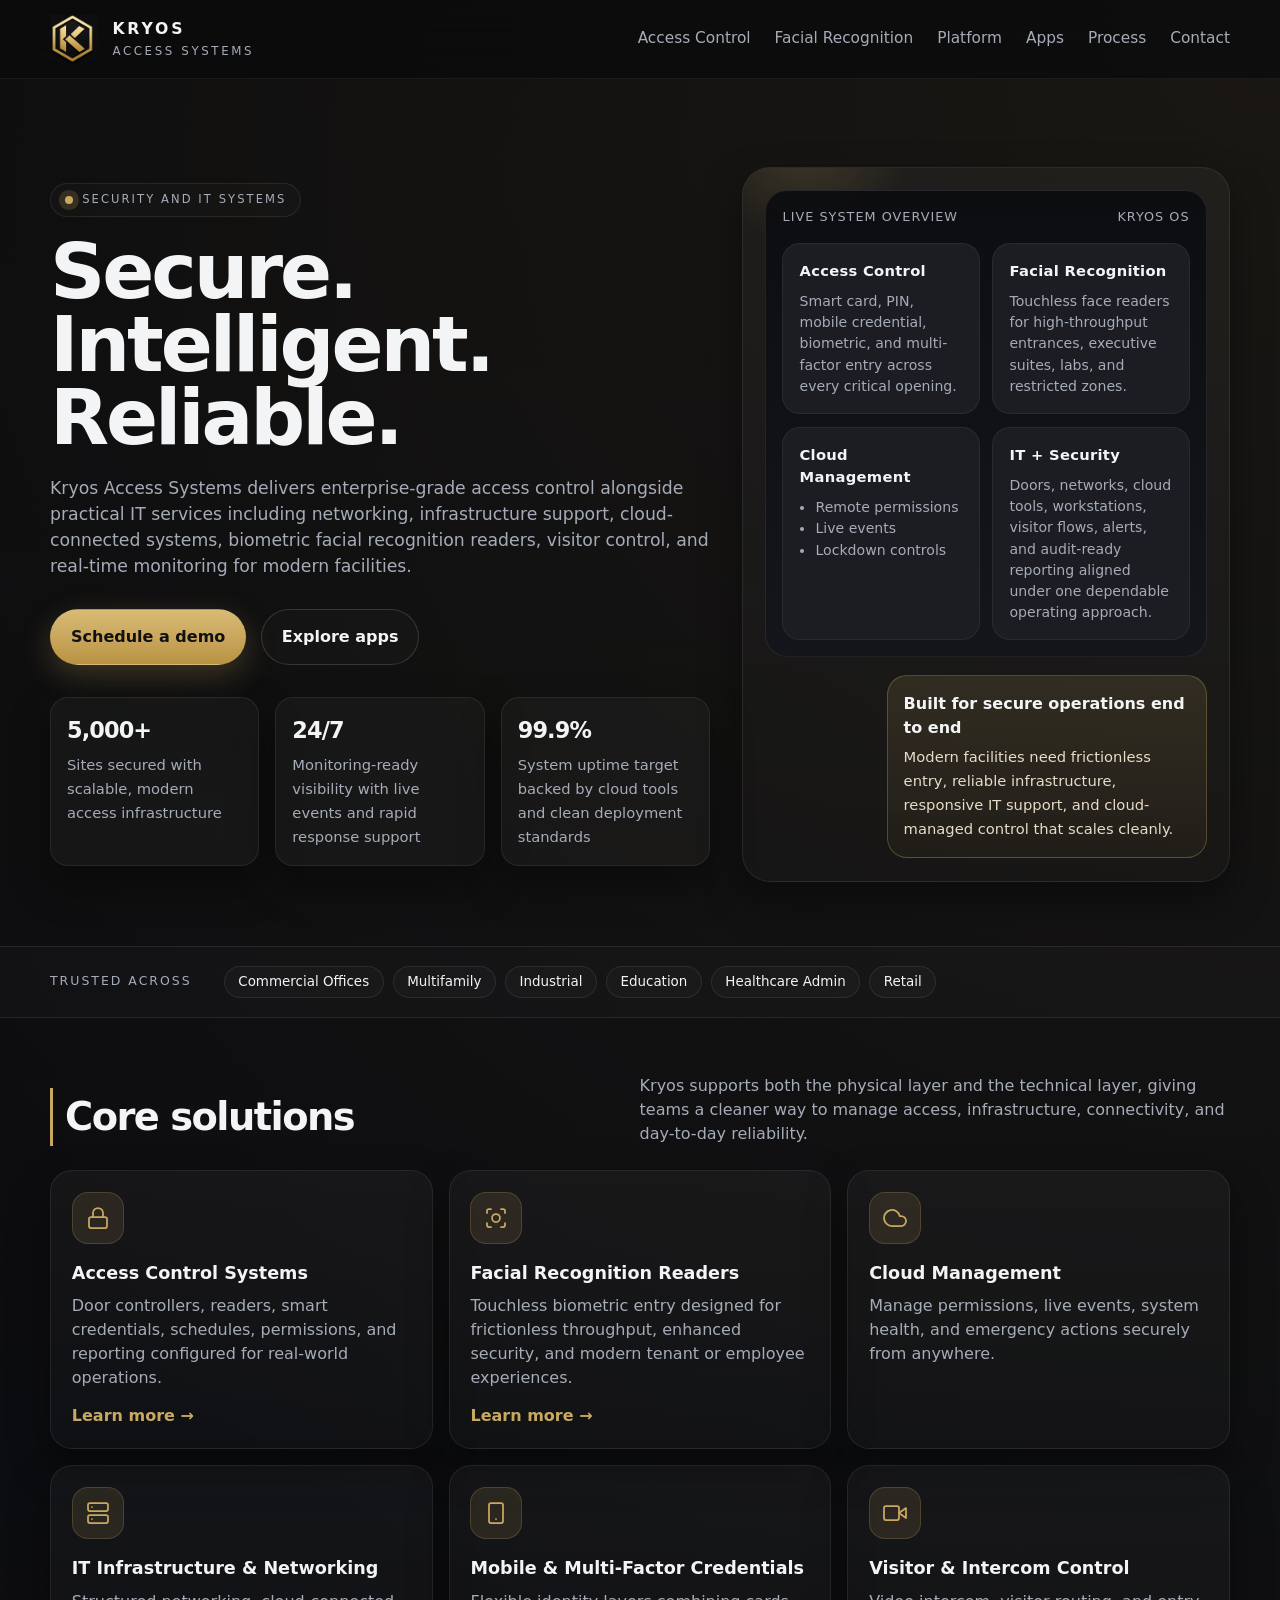
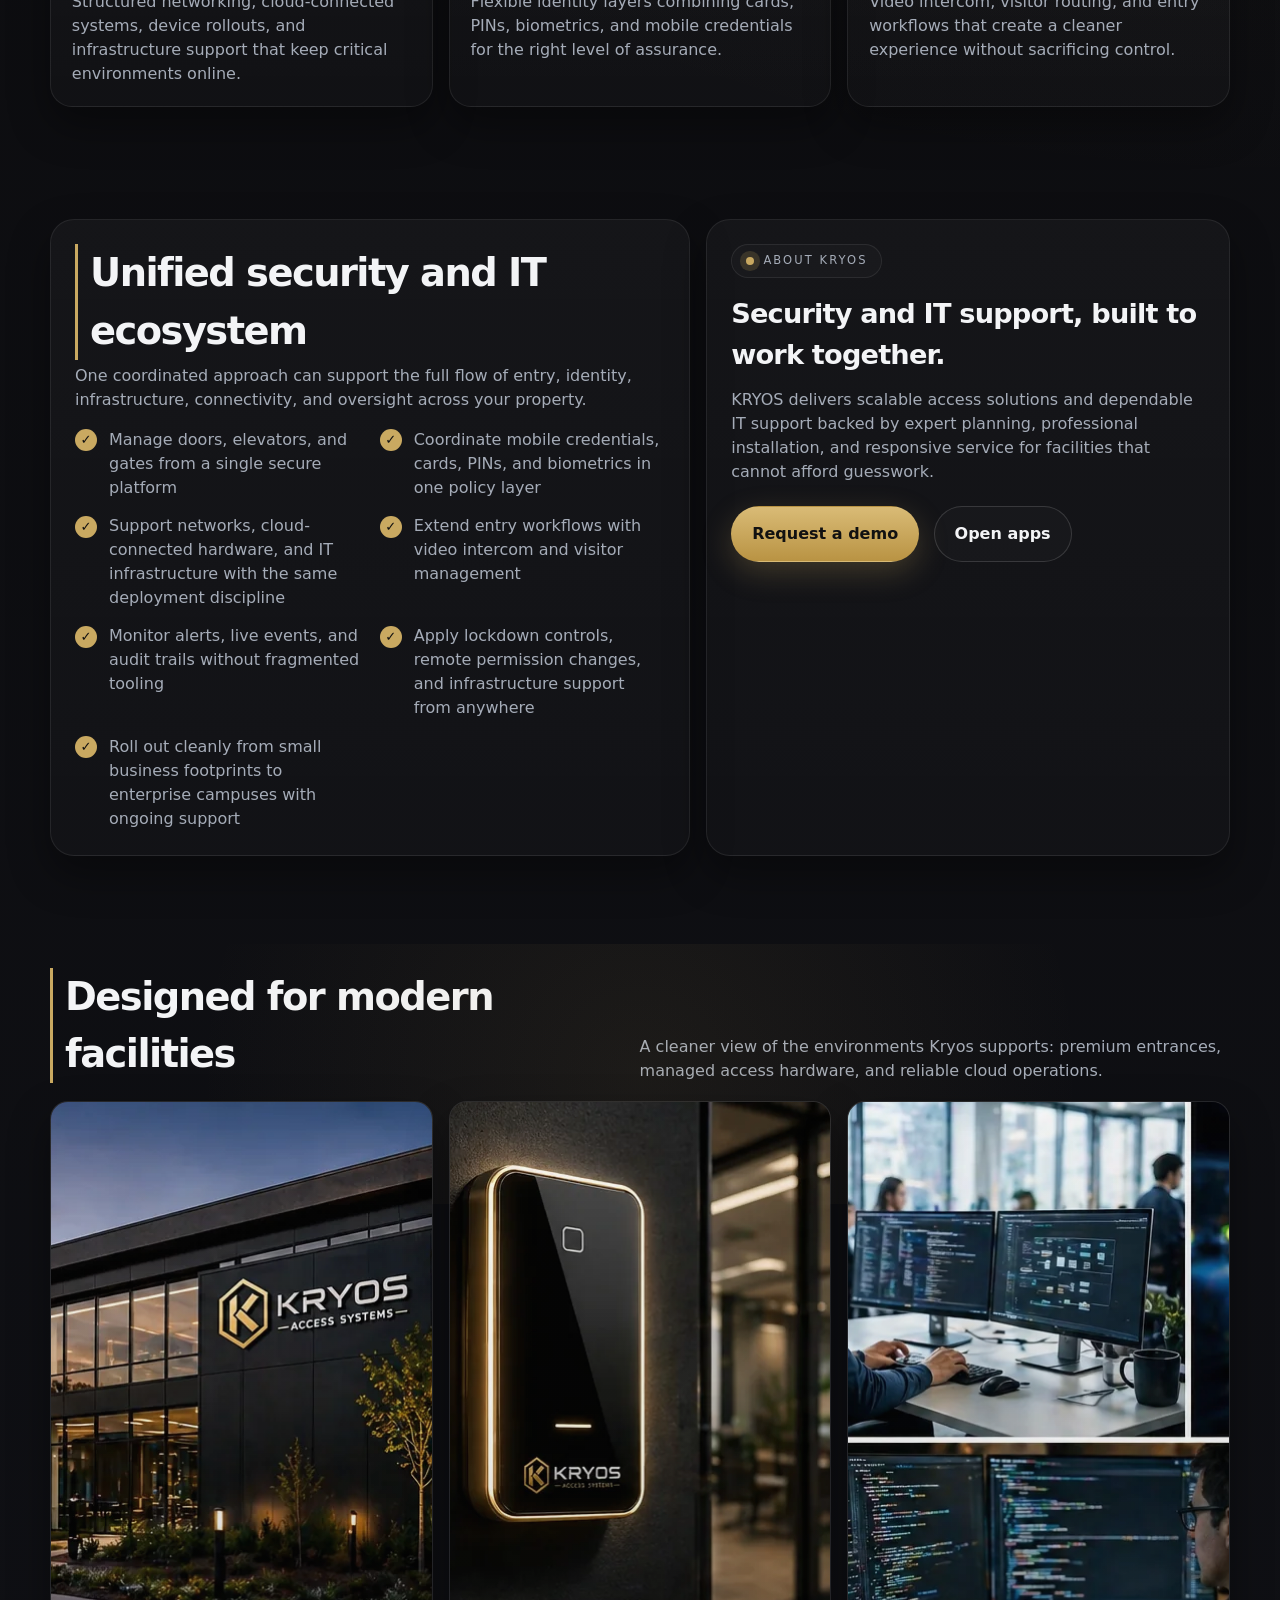
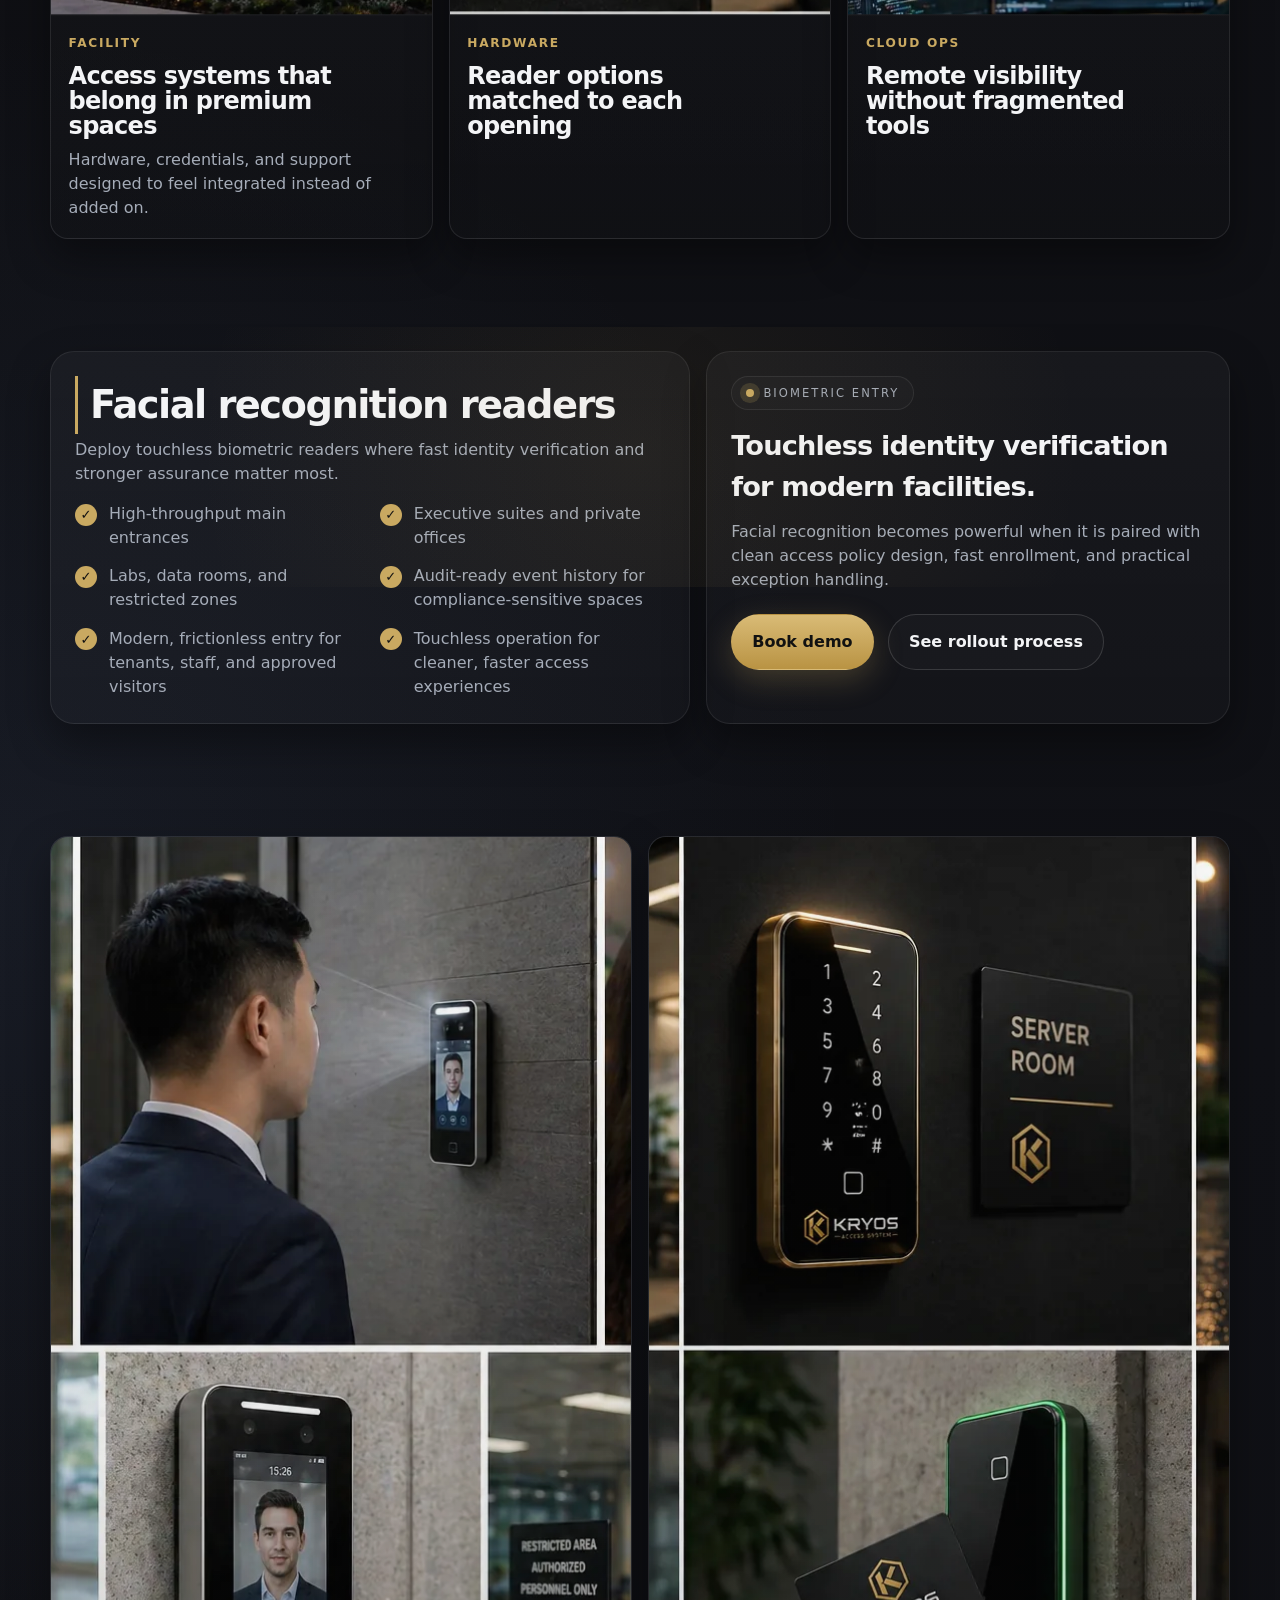
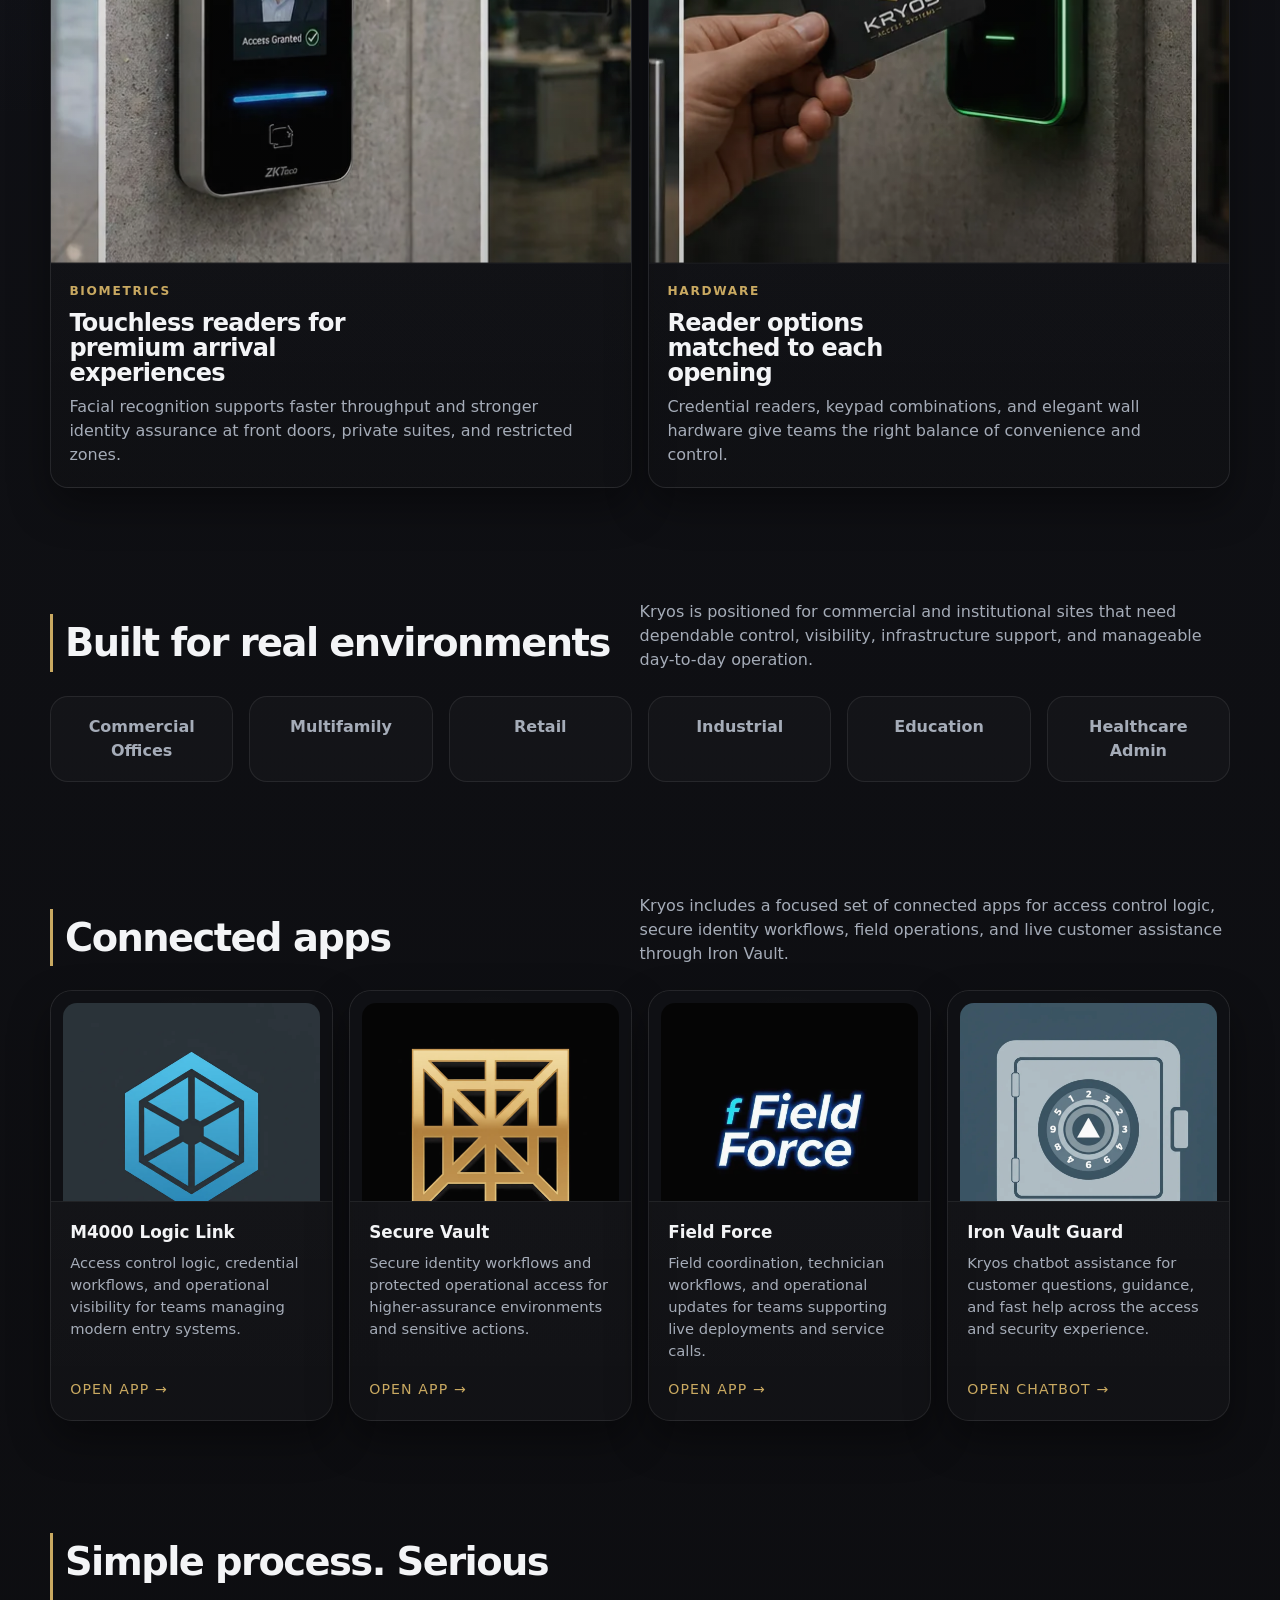
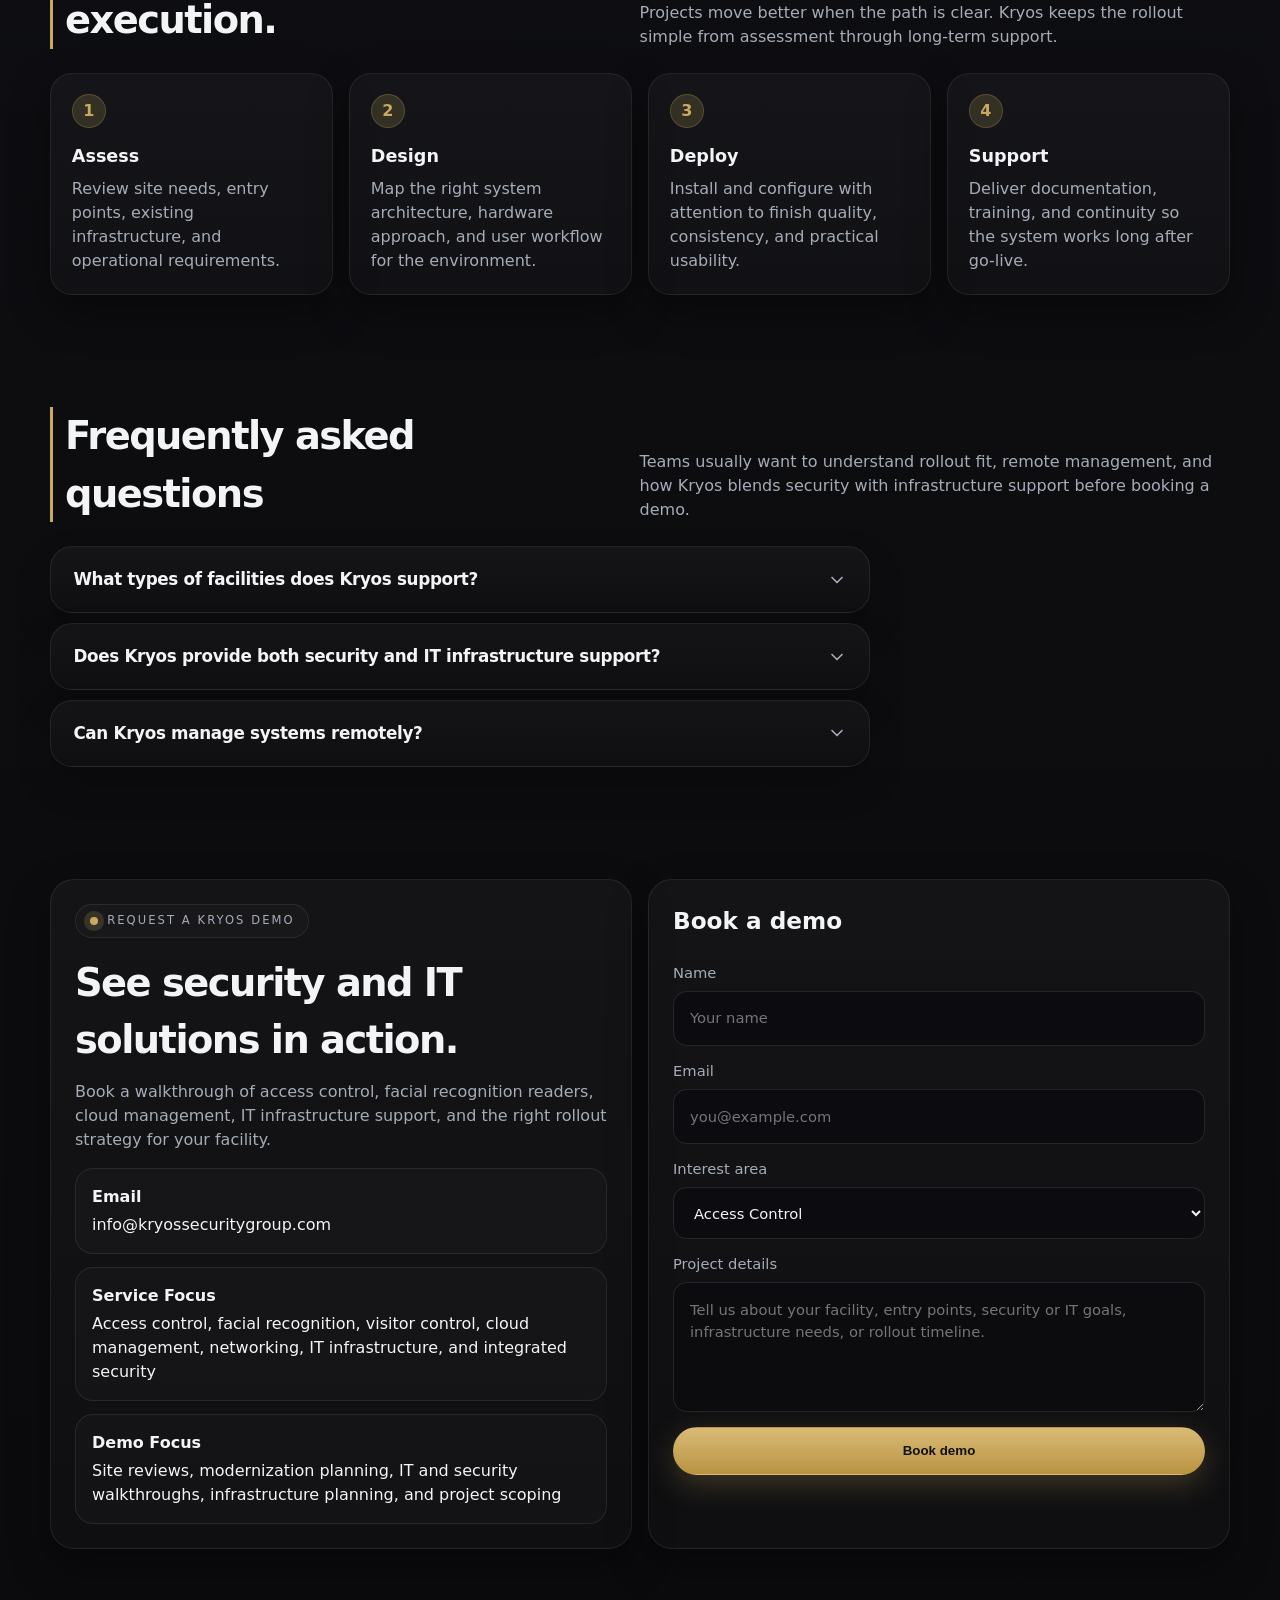
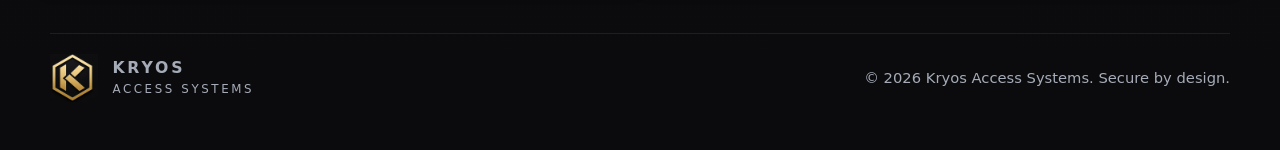
<file: index.html>
<!DOCTYPE html>
<html lang="en">
<head>
  <meta charset="UTF-8" />
  <meta name="viewport" content="width=device-width, initial-scale=1.0" />
  <meta name="description" content="Kryos Access Systems delivers intelligent access control, facial recognition, cloud management, IT infrastructure, networking, and enterprise-grade security support for modern facilities." />
  <meta name="theme-color" content="#0d0d10" />
  <meta name="robots" content="index, follow" />
  <meta property="og:title" content="Kryos Access Systems" />
  <meta property="og:description" content="Intelligent access control, facial recognition, cloud management, IT services, and integrated security systems built for modern environments." />
  <meta property="og:type" content="website" />
  <meta property="og:url" content="https://kryossecuritygroup.com/" />
  <meta name="twitter:card" content="summary_large_image" />
  <meta name="twitter:title" content="Kryos Access Systems" />
  <meta name="twitter:description" content="Intelligent access control, facial recognition, cloud management, IT services, and integrated security systems built for modern environments." />
  <title>Kryos Access Systems</title>
  <link rel="canonical" href="https://kryossecuritygroup.com/" />
  <link rel="icon" type="image/png" href="kryos-logo-mark.png" />
  <link rel="apple-touch-icon" href="kryos-logo-mark.png" />
  <meta property="og:image" content="https://kryossecuritygroup.com/kryos-logo-horizontal.png" />
  <meta name="twitter:image" content="https://kryossecuritygroup.com/kryos-logo-horizontal.png" />
  <link rel="stylesheet" href="styles.css?v=20260508" />
  <script type="application/ld+json">
    {
      "@context": "https://schema.org",
      "@graph": [
        {
          "@type": "Organization",
          "@id": "https://kryossecuritygroup.com/#organization",
          "name": "Kryos Access Systems",
          "url": "https://kryossecuritygroup.com/",
          "logo": "https://kryossecuritygroup.com/kryos-logo-mark.png",
          "image": "https://kryossecuritygroup.com/kryos-logo-horizontal.png",
          "email": "info@kryossecuritygroup.com",
          "description": "Kryos Access Systems provides enterprise access control, facial recognition, cloud management, networking, and IT infrastructure support for modern facilities.",
          "areaServed": "United States",
          "sameAs": [
            "https://kryossecuritygroup.com/"
          ]
        },
        {
          "@type": "Service",
          "@id": "https://kryossecuritygroup.com/#service",
          "serviceType": "Access control, facial recognition, and IT infrastructure services",
          "provider": {
            "@id": "https://kryossecuritygroup.com/#organization"
          },
          "areaServed": "United States",
          "description": "Integrated security and IT services including door access control, facial recognition readers, cloud management, visitor workflows, networking, and infrastructure support.",
          "offers": [
            {
              "@type": "Offer",
              "name": "Access Control Systems"
            },
            {
              "@type": "Offer",
              "name": "Facial Recognition Readers"
            },
            {
              "@type": "Offer",
              "name": "Cloud Management"
            },
            {
              "@type": "Offer",
              "name": "IT Infrastructure and Networking"
            }
          ]
        },
        {
          "@type": "FAQPage",
          "@id": "https://kryossecuritygroup.com/#faq",
          "mainEntity": [
            {
              "@type": "Question",
              "name": "What types of facilities does Kryos support?",
              "acceptedAnswer": {
                "@type": "Answer",
                "text": "Kryos supports commercial offices, multifamily properties, retail sites, industrial environments, education campuses, and administrative healthcare spaces that need stronger control over entry, identity, and infrastructure reliability."
              }
            },
            {
              "@type": "Question",
              "name": "Does Kryos provide both security and IT infrastructure support?",
              "acceptedAnswer": {
                "@type": "Answer",
                "text": "Yes. Kryos combines access control, facial recognition, visitor workflows, cloud management, networking, and infrastructure support so teams can manage physical security and technical operations together."
              }
            },
            {
              "@type": "Question",
              "name": "Can Kryos manage systems remotely?",
              "acceptedAnswer": {
                "@type": "Answer",
                "text": "Kryos deployments are built around cloud-connected management, which allows remote permissions, event visibility, lockdown controls, and ongoing support without requiring staff to be on site for every change."
              }
            }
          ]
        }
      ]
    }
  </script>
</head>
<body>
  <a class="skip-link" href="#main">Skip to content</a>

  <header>
    <div class="container nav">
      <a class="brand" href="#top" aria-label="Kryos Access Systems home">
        <div class="brand-mark" aria-hidden="true">
          <img src="kryos-logo-mark.png" alt="" width="240" height="240" />
        </div>
        <div class="brand-copy">
          <strong>Kryos</strong>
          <span>Access Systems</span>
        </div>
      </a>

      <nav class="nav-links" aria-label="Primary navigation">
        <a href="access-control.html">Access Control</a>
        <a href="facial-recognition.html">Facial Recognition</a>
        <a href="#platform">Platform</a>
        <a href="#apps">Apps</a>
        <a href="#process">Process</a>
        <a href="#contact">Contact</a>
      </nav>
    </div>
  </header>

  <main id="main">
    <section class="hero" id="top">
      <div class="container hero-grid">
        <div>
          <div class="eyebrow">Security and IT systems</div>
          <h1>Secure. Intelligent. Reliable.</h1>
          <p>
            Kryos Access Systems delivers enterprise-grade access control alongside practical IT services including networking, infrastructure support, cloud-connected systems, biometric facial recognition readers, visitor control, and real-time monitoring for modern facilities.
          </p>
          <div class="hero-actions">
            <a class="button" href="#contact">Schedule a demo</a>
            <a class="button-secondary" href="#apps">Explore apps</a>
          </div>
          <div class="hero-stats" aria-label="Key highlights">
            <div class="stat">
              <strong>5,000+</strong>
              <span>Sites secured with scalable, modern access infrastructure</span>
            </div>
            <div class="stat">
              <strong>24/7</strong>
              <span>Monitoring-ready visibility with live events and rapid response support</span>
            </div>
            <div class="stat">
              <strong>99.9%</strong>
              <span>System uptime target backed by cloud tools and clean deployment standards</span>
            </div>
          </div>
        </div>

        <aside class="hero-card" aria-label="Security systems overview">
          <div class="system-window">
            <div class="topbar">
              <span>Live system overview</span>
              <span>Kryos OS</span>
            </div>
            <div class="system-grid">
              <div class="panel">
                <h3>Access Control</h3>
                <p>Smart card, PIN, mobile credential, biometric, and multi-factor entry across every critical opening.</p>
              </div>
              <div class="panel">
                <h3>Facial Recognition</h3>
                <p>Touchless face readers for high-throughput entrances, executive suites, labs, and restricted zones.</p>
              </div>
              <div class="panel">
                <h3>Cloud Management</h3>
                <ul>
                  <li>Remote permissions</li>
                  <li>Live events</li>
                  <li>Lockdown controls</li>
                </ul>
              </div>
              <div class="panel">
                <h3>IT + Security</h3>
                <p>Doors, networks, cloud tools, workstations, visitor flows, alerts, and audit-ready reporting aligned under one dependable operating approach.</p>
              </div>
            </div>
          </div>

          <div class="hero-badge">
            <strong>Built for secure operations end to end</strong>
            <span>Modern facilities need frictionless entry, reliable infrastructure, responsive IT support, and cloud-managed control that scales cleanly.</span>
          </div>
        </aside>
      </div>
    </section>

    <div class="trust-bar">
      <div class="container trust-bar-inner">
        <span class="trust-label">Trusted across</span>
        <div class="trust-tags">
          <span>Commercial Offices</span>
          <span>Multifamily</span>
          <span>Industrial</span>
          <span>Education</span>
          <span>Healthcare Admin</span>
          <span>Retail</span>
        </div>
      </div>
    </div>

    <section id="services">
      <div class="container">
        <div class="section-heading">
          <div>
            <h2>Core solutions</h2>
          </div>
          <p>
            Kryos supports both the physical layer and the technical layer, giving teams a cleaner way to manage access, infrastructure, connectivity, and day-to-day reliability.
          </p>
        </div>

        <div class="cards">
          <article class="card">
            <div class="icon" aria-hidden="true"><svg viewBox="0 0 24 24" fill="none" stroke="currentColor" stroke-width="1.75" stroke-linecap="round" stroke-linejoin="round"><rect x="3" y="11" width="18" height="11" rx="2"/><path d="M7 11V7a5 5 0 0 1 10 0v4"/></svg></div>
            <h3>Access Control Systems</h3>
            <p>Door controllers, readers, smart credentials, schedules, permissions, and reporting configured for real-world operations.</p>
            <p style="margin-top:0.85rem;"><a href="access-control.html" style="color:var(--gold); font-weight:600;">Learn more →</a></p>
          </article>
          <article class="card">
            <div class="icon" aria-hidden="true"><svg viewBox="0 0 24 24" fill="none" stroke="currentColor" stroke-width="1.75" stroke-linecap="round" stroke-linejoin="round"><circle cx="12" cy="12" r="4"/><path d="M3 7V5a2 2 0 0 1 2-2h2M17 3h2a2 2 0 0 1 2 2v2M21 17v2a2 2 0 0 1-2 2h-2M7 21H5a2 2 0 0 1-2-2v-2"/></svg></div>
            <h3>Facial Recognition Readers</h3>
            <p>Touchless biometric entry designed for frictionless throughput, enhanced security, and modern tenant or employee experiences.</p>
            <p style="margin-top:0.85rem;"><a href="facial-recognition.html" style="color:var(--gold); font-weight:600;">Learn more →</a></p>
          </article>
          <article class="card">
            <div class="icon" aria-hidden="true"><svg viewBox="0 0 24 24" fill="none" stroke="currentColor" stroke-width="1.75" stroke-linecap="round" stroke-linejoin="round"><path d="M18 10h-1.26A8 8 0 1 0 9 20h9a5 5 0 0 0 0-10z"/></svg></div>
            <h3>Cloud Management</h3>
            <p>Manage permissions, live events, system health, and emergency actions securely from anywhere.</p>
          </article>
          <article class="card">
            <div class="icon" aria-hidden="true"><svg viewBox="0 0 24 24" fill="none" stroke="currentColor" stroke-width="1.75" stroke-linecap="round" stroke-linejoin="round"><rect x="2" y="2" width="20" height="8" rx="2"/><rect x="2" y="14" width="20" height="8" rx="2"/><line x1="6" y1="6" x2="6.01" y2="6"/><line x1="6" y1="18" x2="6.01" y2="18"/></svg></div>
            <h3>IT Infrastructure & Networking</h3>
            <p>Structured networking, cloud-connected systems, device rollouts, and infrastructure support that keep critical environments online.</p>
          </article>
          <article class="card">
            <div class="icon" aria-hidden="true"><svg viewBox="0 0 24 24" fill="none" stroke="currentColor" stroke-width="1.75" stroke-linecap="round" stroke-linejoin="round"><rect x="5" y="2" width="14" height="20" rx="2"/><line x1="12" y1="18" x2="12.01" y2="18"/></svg></div>
            <h3>Mobile & Multi-Factor Credentials</h3>
            <p>Flexible identity layers combining cards, PINs, biometrics, and mobile credentials for the right level of assurance.</p>
          </article>
          <article class="card">
            <div class="icon" aria-hidden="true"><svg viewBox="0 0 24 24" fill="none" stroke="currentColor" stroke-width="1.75" stroke-linecap="round" stroke-linejoin="round"><path d="M23 7 16 12 23 17V7z"/><rect x="1" y="5" width="15" height="14" rx="2"/></svg></div>
            <h3>Visitor & Intercom Control</h3>
            <p>Video intercom, visitor routing, and entry workflows that create a cleaner experience without sacrificing control.</p>
          </article>
        </div>
      </div>
    </section>

    <section id="platform">
      <div class="container feature-list">
        <div class="feature-block">
          <div class="section-heading" style="margin-bottom:0.25rem;">
            <div>
              <h2>Unified security and IT ecosystem</h2>
            </div>
          </div>
          <p style="color: var(--muted); margin-top: 0;">
            One coordinated approach can support the full flow of entry, identity, infrastructure, connectivity, and oversight across your property.
          </p>
          <div class="check-grid" aria-label="Kryos differentiators">
            <div class="check">Manage doors, elevators, and gates from a single secure platform</div>
            <div class="check">Coordinate mobile credentials, cards, PINs, and biometrics in one policy layer</div>
            <div class="check">Support networks, cloud-connected hardware, and IT infrastructure with the same deployment discipline</div>
            <div class="check">Extend entry workflows with video intercom and visitor management</div>
            <div class="check">Monitor alerts, live events, and audit trails without fragmented tooling</div>
            <div class="check">Apply lockdown controls, remote permission changes, and infrastructure support from anywhere</div>
            <div class="check">Roll out cleanly from small business footprints to enterprise campuses with ongoing support</div>
          </div>
        </div>

        <aside class="cta-panel">
          <div class="eyebrow" style="margin-bottom:1rem;">About Kryos</div>
          <h3 style="font-size:1.7rem; margin:0 0 0.75rem; letter-spacing:-0.03em;">Security and IT support, built to work together.</h3>
          <p style="margin:0; color: var(--muted);">
            KRYOS delivers scalable access solutions and dependable IT support backed by expert planning, professional installation, and responsive service for facilities that cannot afford guesswork.
          </p>
          <div class="hero-actions" style="margin-top:1.4rem;">
            <a class="button" href="#contact">Request a demo</a>
            <a class="button-secondary" href="#apps">Open apps</a>
          </div>
        </aside>
      </div>
    </section>

    <section id="visuals">
      <div class="container">
        <div class="section-heading compact-heading">
          <div>
            <h2>Designed for modern facilities</h2>
          </div>
          <p>
            A cleaner view of the environments Kryos supports: premium entrances, managed access hardware, and reliable cloud operations.
          </p>
        </div>
        <div class="media-curated">
          <article class="media-card media-card-featured">
            <picture>
              <source srcset="kryos-facility-exterior.webp" type="image/webp" />
              <img src="kryos-facility-exterior.png" width="768" height="512" alt="Kryos branded commercial building entrance with access control" loading="lazy" />
            </picture>
            <div class="media-copy">
              <span class="media-kicker">Facility</span>
              <h3>Access systems that belong in premium spaces</h3>
              <p>Hardware, credentials, and support designed to feel integrated instead of added on.</p>
            </div>
          </article>
          <article class="media-card media-card-quiet">
            <picture>
              <source srcset="kryos-reader-hardware-clean.webp" type="image/webp" />
              <img src="kryos-reader-hardware-clean.png" width="560" height="512" alt="Kryos access control reader hardware" loading="lazy" />
            </picture>
            <div class="media-copy">
              <span class="media-kicker">Hardware</span>
              <h3>Reader options matched to each opening</h3>
            </div>
          </article>
          <article class="media-card media-card-quiet">
            <picture>
              <source srcset="kryos-cloud-dashboard.webp" type="image/webp" />
              <img src="kryos-cloud-dashboard.png" width="768" height="512" alt="Cloud operations dashboard for access control oversight" loading="lazy" />
            </picture>
            <div class="media-copy">
              <span class="media-kicker">Cloud Ops</span>
              <h3>Remote visibility without fragmented tools</h3>
            </div>
          </article>
        </div>
      </div>
    </section>

    <section id="biometrics">
      <div class="container feature-list">
        <div class="feature-block">
          <div class="section-heading" style="margin-bottom:0.25rem;">
            <div>
              <h2>Facial recognition readers</h2>
            </div>
          </div>
          <p style="color: var(--muted); margin-top: 0;">
            Deploy touchless biometric readers where fast identity verification and stronger assurance matter most.
          </p>
          <div class="check-grid" aria-label="Facial recognition applications">
            <div class="check">High-throughput main entrances</div>
            <div class="check">Executive suites and private offices</div>
            <div class="check">Labs, data rooms, and restricted zones</div>
            <div class="check">Audit-ready event history for compliance-sensitive spaces</div>
            <div class="check">Modern, frictionless entry for tenants, staff, and approved visitors</div>
            <div class="check">Touchless operation for cleaner, faster access experiences</div>
          </div>
        </div>

        <aside class="cta-panel">
          <div class="eyebrow" style="margin-bottom:1rem;">Biometric entry</div>
          <h3 style="font-size:1.7rem; margin:0 0 0.75rem; letter-spacing:-0.03em;">Touchless identity verification for modern facilities.</h3>
          <p style="margin:0; color: var(--muted);">
            Facial recognition becomes powerful when it is paired with clean access policy design, fast enrollment, and practical exception handling.
          </p>
          <div class="hero-actions" style="margin-top:1.4rem;">
            <a class="button" href="#contact">Book demo</a>
            <a class="button-secondary" href="#process">See rollout process</a>
          </div>
        </aside>
      </div>
    </section>

    <section>
      <div class="container">
        <div class="media-showcase">
          <article class="media-card">
            <picture>
              <source srcset="kryos-facial-readers.webp" type="image/webp" />
              <img src="kryos-facial-readers.png" width="1536" height="1024" alt="Touchless facial recognition readers installed at office entrances and secure interior doors" loading="lazy" />
            </picture>
            <div class="media-copy">
              <span class="media-kicker">Biometrics</span>
              <h3>Touchless readers for premium arrival experiences</h3>
              <p>Facial recognition supports faster throughput and stronger identity assurance at front doors, private suites, and restricted zones.</p>
            </div>
          </article>
          <article class="media-card">
            <picture>
              <source srcset="kryos-access-readers.webp" type="image/webp" />
              <img src="kryos-access-readers.png" width="1536" height="1024" alt="Kryos branded access control readers with keypad and credential card presentation" loading="lazy" />
            </picture>
            <div class="media-copy">
              <span class="media-kicker">Hardware</span>
              <h3>Reader options matched to each opening</h3>
              <p>Credential readers, keypad combinations, and elegant wall hardware give teams the right balance of convenience and control.</p>
            </div>
          </article>
        </div>
      </div>
    </section>

    <section id="industries">
      <div class="container">
        <div class="section-heading">
          <div>
            <h2>Built for real environments</h2>
          </div>
          <p>
            Kryos is positioned for commercial and institutional sites that need dependable control, visibility, infrastructure support, and manageable day-to-day operation.
          </p>
        </div>
        <div class="industries">
          <div class="industry">Commercial Offices</div>
          <div class="industry">Multifamily</div>
          <div class="industry">Retail</div>
          <div class="industry">Industrial</div>
          <div class="industry">Education</div>
          <div class="industry">Healthcare Admin</div>
        </div>
      </div>
    </section>

    <section id="apps">
      <div class="container">
        <div class="section-heading">
          <div>
            <h2>Connected apps</h2>
          </div>
          <p>
            Kryos includes a focused set of connected apps for access control logic, secure identity workflows, field operations, and live customer assistance through Iron Vault.
          </p>
        </div>
        <div class="apps">
          <a class="app-card" href="https://m4000-logic-link.base44.app" target="_blank" rel="noopener noreferrer">
            <div class="app-thumb">
              <picture>
                <source srcset="app-m4000-logic-link.webp" type="image/webp" />
                <img src="app-m4000-logic-link.png" width="1024" height="1024" alt="M4000 Logic Link access control app interface" loading="lazy" />
              </picture>
            </div>
            <div class="app-body">
              <h3>M4000 Logic Link</h3>
              <p>Access control logic, credential workflows, and operational visibility for teams managing modern entry systems.</p>
              <span class="app-open">Open app →</span>
            </div>
          </a>
          <a class="app-card" href="https://secure-vault-1138f6e0.base44.app" target="_blank" rel="noopener noreferrer">
            <div class="app-thumb">
              <picture>
                <source srcset="app-secure-vault.webp" type="image/webp" />
                <img src="app-secure-vault.png" width="1024" height="1024" alt="Secure Vault identity and secure workflow app interface" loading="lazy" />
              </picture>
            </div>
            <div class="app-body">
              <h3>Secure Vault</h3>
              <p>Secure identity workflows and protected operational access for higher-assurance environments and sensitive actions.</p>
              <span class="app-open">Open app →</span>
            </div>
          </a>
          <a class="app-card" href="https://fieldforce.base44.app" target="_blank" rel="noopener noreferrer">
            <div class="app-thumb">
              <picture>
                <source srcset="app-fieldforce.webp" type="image/webp" />
                <img src="app-fieldforce.png" width="480" height="480" alt="Field Force operations and dispatch app interface" loading="lazy" />
              </picture>
            </div>
            <div class="app-body">
              <h3>Field Force</h3>
              <p>Field coordination, technician workflows, and operational updates for teams supporting live deployments and service calls.</p>
              <span class="app-open">Open app →</span>
            </div>
          </a>
          <a class="app-card" href="https://iron-vault-guard.base44.app" target="_blank" rel="noopener noreferrer">
            <div class="app-thumb">
              <picture>
                <source srcset="app-iron-vault-guard.webp" type="image/webp" />
                <img src="app-iron-vault-guard.png" width="1024" height="1024" alt="Iron Vault Guard chatbot interface" loading="lazy" />
              </picture>
            </div>
            <div class="app-body">
              <h3>Iron Vault Guard</h3>
              <p>Kryos chatbot assistance for customer questions, guidance, and fast help across the access and security experience.</p>
              <span class="app-open">Open chatbot →</span>
            </div>
          </a>
        </div>
      </div>
    </section>

    <section id="process">
      <div class="container">
        <div class="section-heading">
          <div>
            <h2>Simple process. Serious execution.</h2>
          </div>
          <p>
            Projects move better when the path is clear. Kryos keeps the rollout simple from assessment through long-term support.
          </p>
        </div>
        <div class="process">
          <article class="card">
            <div class="step-number">1</div>
            <h3>Assess</h3>
            <p>Review site needs, entry points, existing infrastructure, and operational requirements.</p>
          </article>
          <article class="card">
            <div class="step-number">2</div>
            <h3>Design</h3>
            <p>Map the right system architecture, hardware approach, and user workflow for the environment.</p>
          </article>
          <article class="card">
            <div class="step-number">3</div>
            <h3>Deploy</h3>
            <p>Install and configure with attention to finish quality, consistency, and practical usability.</p>
          </article>
          <article class="card">
            <div class="step-number">4</div>
            <h3>Support</h3>
            <p>Deliver documentation, training, and continuity so the system works long after go-live.</p>
          </article>
        </div>
      </div>
    </section>

    <section id="faq">
      <div class="container">
        <div class="section-heading">
          <div>
            <h2>Frequently asked questions</h2>
          </div>
          <p>
            Teams usually want to understand rollout fit, remote management, and how Kryos blends security with infrastructure support before booking a demo.
          </p>
        </div>
        <div class="faq-grid">
          <article class="faq-card">
            <button class="faq-toggle" aria-expanded="false">
              What types of facilities does Kryos support?
              <svg class="faq-chevron" width="20" height="20" viewBox="0 0 24 24" fill="none" stroke="currentColor" stroke-width="2" stroke-linecap="round" stroke-linejoin="round" aria-hidden="true"><polyline points="6 9 12 15 18 9"/></svg>
            </button>
            <div class="faq-body">
              <div class="faq-body-inner">
                <p>Kryos supports commercial offices, multifamily properties, retail sites, industrial environments, education campuses, and administrative healthcare spaces that need stronger control over entry, identity, and infrastructure reliability.</p>
              </div>
            </div>
          </article>
          <article class="faq-card">
            <button class="faq-toggle" aria-expanded="false">
              Does Kryos provide both security and IT infrastructure support?
              <svg class="faq-chevron" width="20" height="20" viewBox="0 0 24 24" fill="none" stroke="currentColor" stroke-width="2" stroke-linecap="round" stroke-linejoin="round" aria-hidden="true"><polyline points="6 9 12 15 18 9"/></svg>
            </button>
            <div class="faq-body">
              <div class="faq-body-inner">
                <p>Yes. Kryos combines access control, facial recognition, visitor workflows, cloud management, networking, and infrastructure support so teams can manage physical security and technical operations together.</p>
              </div>
            </div>
          </article>
          <article class="faq-card">
            <button class="faq-toggle" aria-expanded="false">
              Can Kryos manage systems remotely?
              <svg class="faq-chevron" width="20" height="20" viewBox="0 0 24 24" fill="none" stroke="currentColor" stroke-width="2" stroke-linecap="round" stroke-linejoin="round" aria-hidden="true"><polyline points="6 9 12 15 18 9"/></svg>
            </button>
            <div class="faq-body">
              <div class="faq-body-inner">
                <p>Kryos deployments are built around cloud-connected management, which allows remote permissions, event visibility, lockdown controls, and ongoing support without requiring staff to be on site for every change.</p>
              </div>
            </div>
          </article>
        </div>
      </div>
    </section>

    <section id="contact">
      <div class="container contact-grid">
        <div class="feature-block">
          <div class="eyebrow" style="margin-bottom:1rem;">Request a KRYOS demo</div>
          <h2 style="margin:0 0 0.7rem; font-size:clamp(1.9rem,3vw,3rem); letter-spacing:-0.04em;">See security and IT solutions in action.</h2>
          <p style="margin:0; color:var(--muted);">
            Book a walkthrough of access control, facial recognition readers, cloud management, IT infrastructure support, and the right rollout strategy for your facility.
          </p>
          <div class="contact-list">
            <div class="contact-item">
              <strong>Email</strong>
              <span>info@kryossecuritygroup.com</span>
            </div>
            <div class="contact-item">
              <strong>Service Focus</strong>
              <span>Access control, facial recognition, visitor control, cloud management, networking, IT infrastructure, and integrated security</span>
            </div>
            <div class="contact-item">
              <strong>Demo Focus</strong>
              <span>Site reviews, modernization planning, IT and security walkthroughs, infrastructure planning, and project scoping</span>
            </div>
          </div>
        </div>

        <div class="feature-block">
          <h3 style="margin-top:0; font-size:1.45rem;">Book a demo</h3>
          <form
            id="contactForm"
            name="demo-request"
            method="POST"
            action="/thank-you"
            data-netlify="true"
            netlify-honeypot="bot-field"
          >
            <input type="hidden" name="form-name" value="demo-request" />
            <input type="hidden" name="subject" value="New KRYOS demo request" />
            <p hidden>
              <label>
                Don’t fill this out if you're human:
                <input name="bot-field" />
              </label>
            </p>
            <label>
              Name
              <input type="text" name="name" autocomplete="name" placeholder="Your name" required />
            </label>
            <label>
              Email
              <input type="email" name="email" autocomplete="email" placeholder="you@example.com" required />
            </label>
            <label>
              Interest area
              <select name="projectType">
                <option>Access Control</option>
                <option>Facial Recognition Readers</option>
                <option>Cloud Management</option>
                <option>IT Infrastructure / Networking</option>
                <option>Visitor / Intercom Control</option>
                <option>Enterprise Rollout</option>
              </select>
            </label>
            <label>
              Project details
              <textarea name="details" placeholder="Tell us about your facility, entry points, security or IT goals, infrastructure needs, or rollout timeline."></textarea>
            </label>
            <button class="button" type="submit">Book demo</button>
            <p id="formStatus" style="margin:0; color:var(--muted);" aria-live="polite"></p>
          </form>
        </div>
      </div>
    </section>
  </main>

  <footer>
    <div class="container footer-row">
      <div class="brand" aria-label="Kryos Access Systems footer brand">
        <div class="brand-mark" aria-hidden="true">
          <img src="kryos-logo-mark.png" alt="" width="240" height="240" />
        </div>
        <div class="brand-copy">
          <strong>Kryos</strong>
          <span>Access Systems</span>
        </div>
      </div>
      <div class="fine-print">© <span id="year"></span> Kryos Access Systems. Secure by design.</div>
    </div>
  </footer>

  <script src="script.js" defer></script>
</body>
</html>
</file>
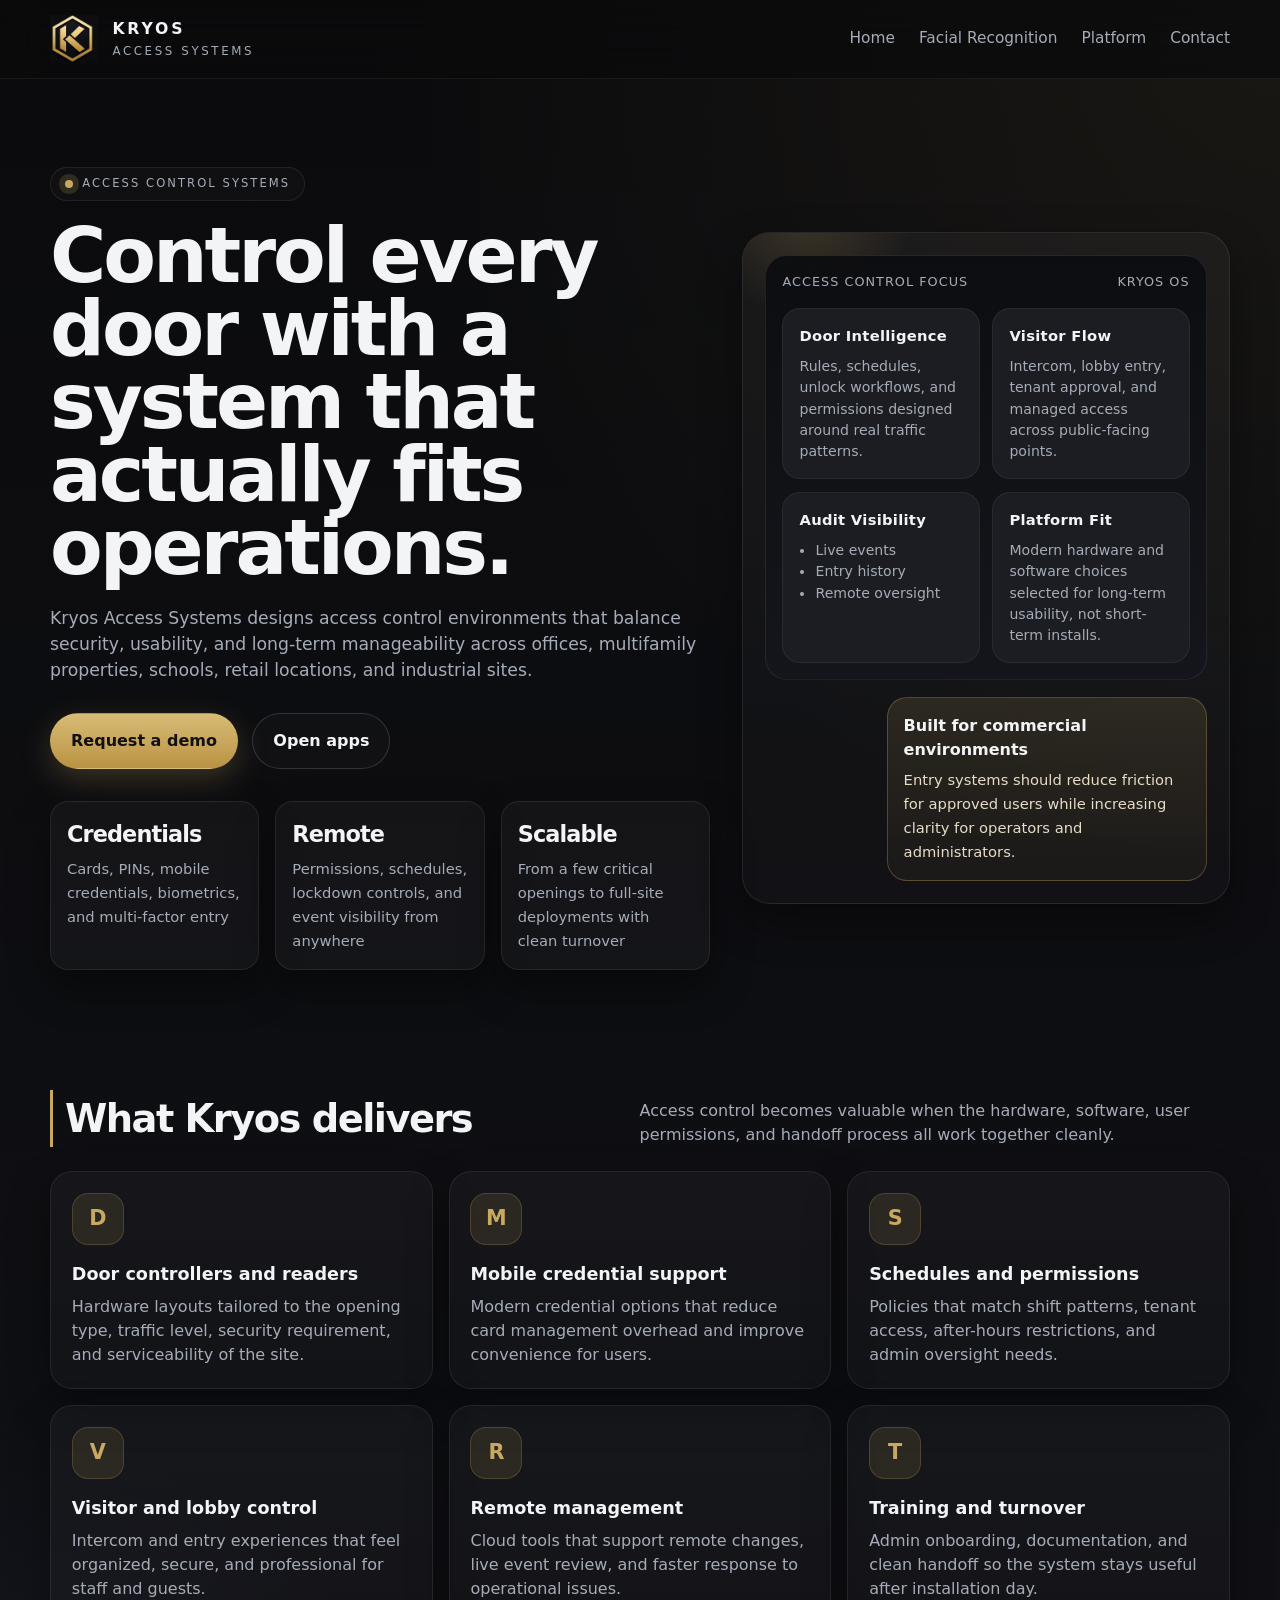
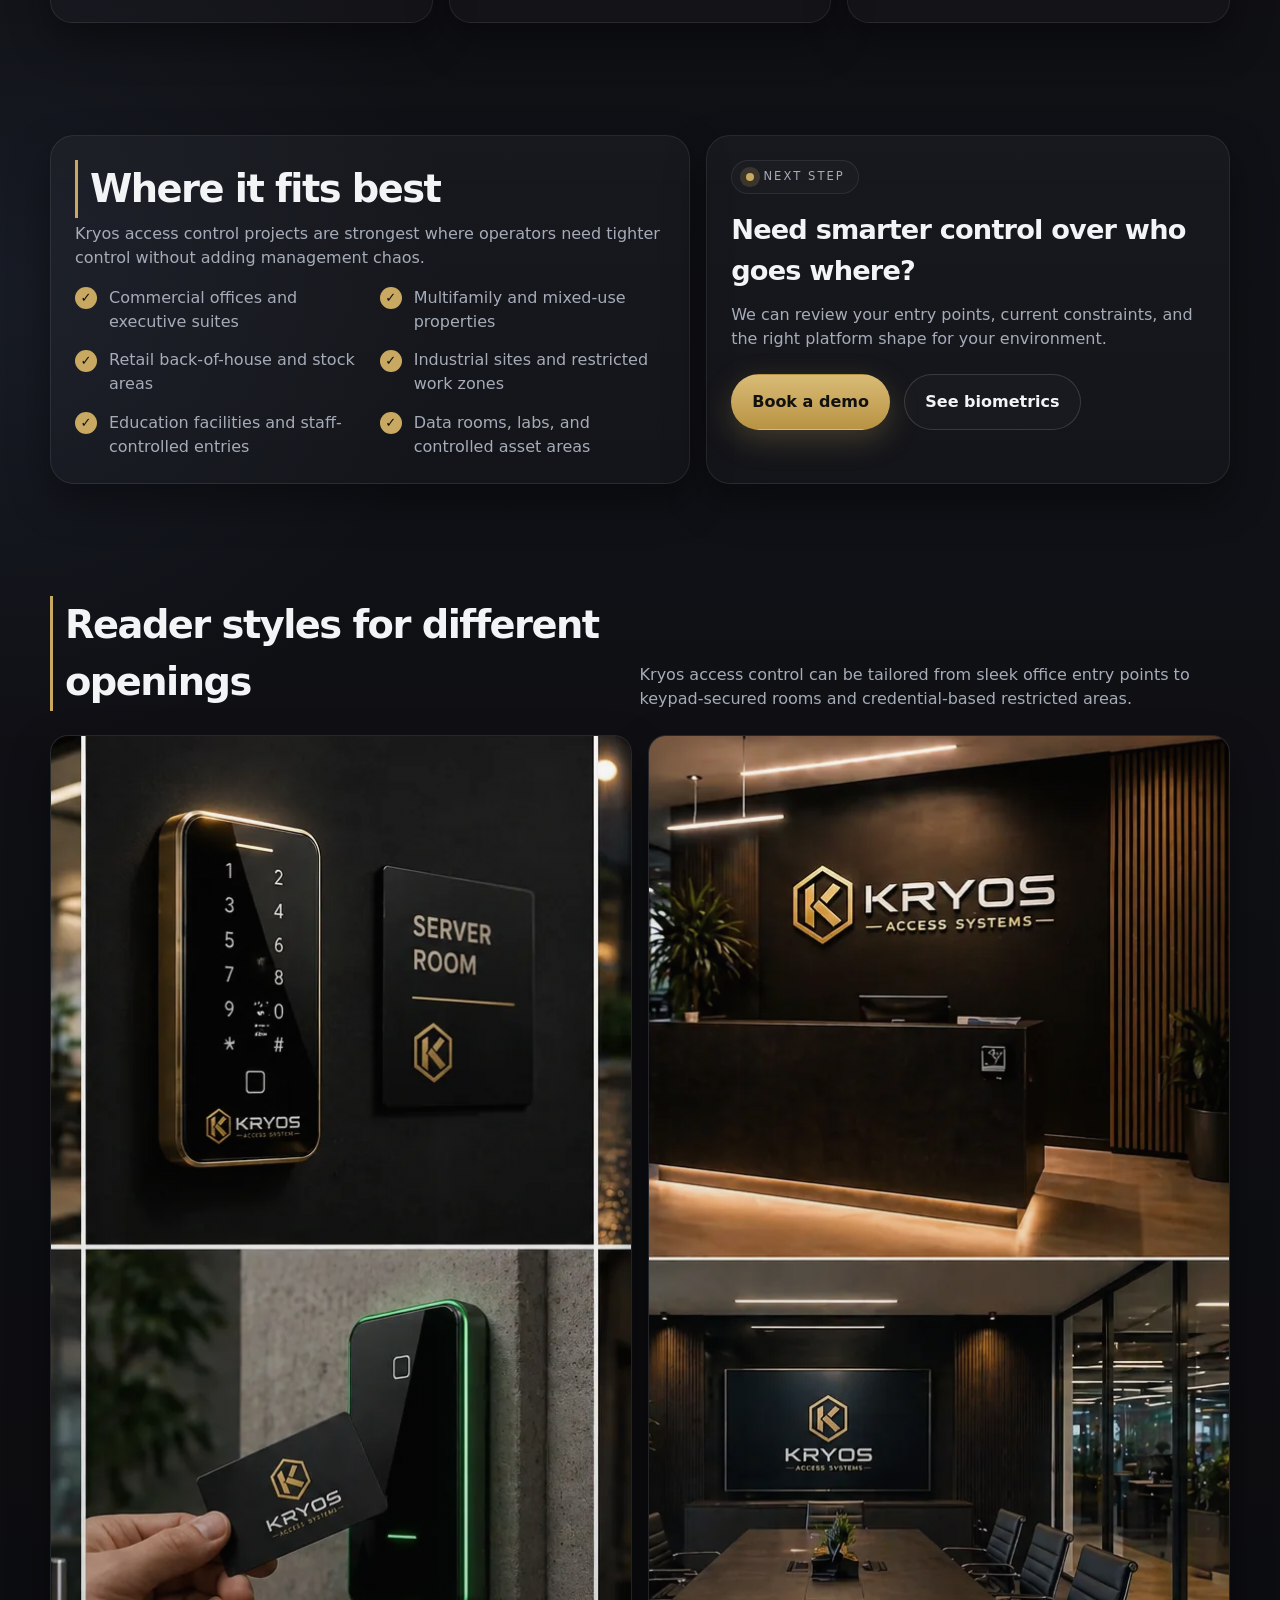
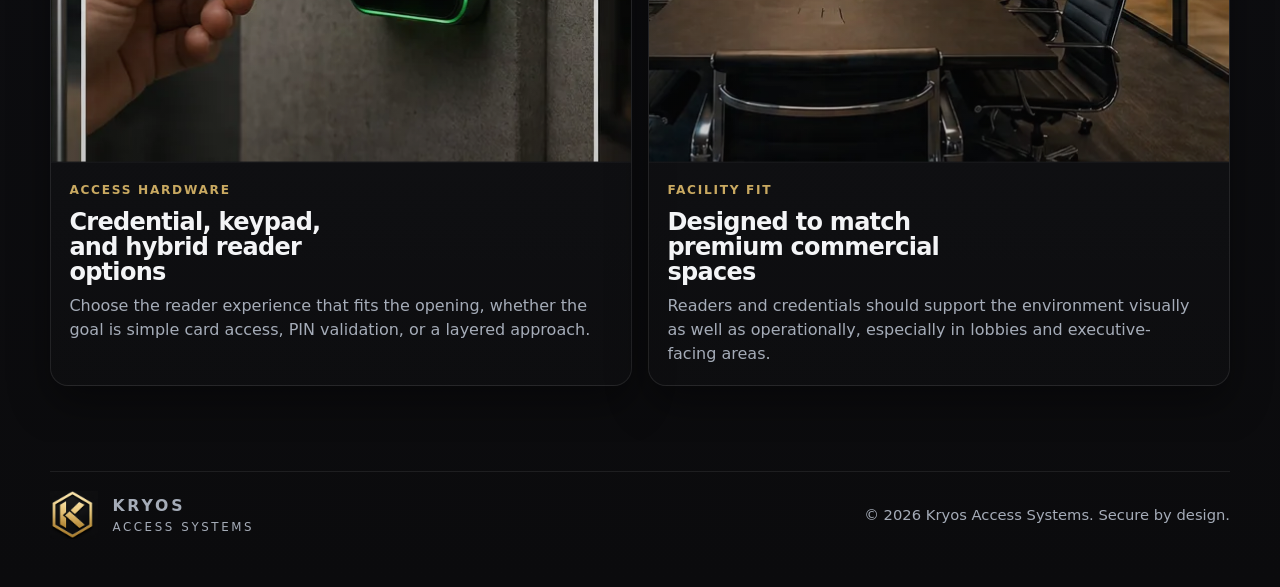
<file: access-control.html>
<!DOCTYPE html>
<html lang="en">
<head>
  <meta charset="UTF-8" />
  <meta name="viewport" content="width=device-width, initial-scale=1.0" />
  <meta name="description" content="Kryos Access Systems designs and deploys modern access control systems with smart credentials, cloud management, visitor control, and scalable door security for commercial facilities." />
  <meta name="theme-color" content="#0d0d10" />
  <meta property="og:title" content="Access Control Systems | Kryos Access Systems" />
  <meta property="og:description" content="Modern access control systems for commercial facilities, multifamily properties, schools, and industrial sites." />
  <meta property="og:type" content="website" />
  <meta property="og:url" content="https://kryossecuritygroup.com/access-control" />
  <meta property="og:image" content="https://kryossecuritygroup.com/kryos-access-readers.png" />
  <meta name="twitter:card" content="summary_large_image" />
  <meta name="twitter:title" content="Access Control Systems | Kryos Access Systems" />
  <meta name="twitter:description" content="Modern access control systems for commercial facilities, multifamily properties, schools, and industrial sites." />
  <meta name="twitter:image" content="https://kryossecuritygroup.com/kryos-access-readers.png" />
  <title>Access Control Systems | Kryos Access Systems</title>
  <link rel="canonical" href="https://kryossecuritygroup.com/access-control" />
  <link rel="icon" type="image/png" href="kryos-logo-mark.png" />
  <link rel="apple-touch-icon" href="kryos-logo-mark.png" />
  <link rel="stylesheet" href="styles.css?v=20260508" />
</head>
<body>
  <a class="skip-link" href="#main">Skip to content</a>

  <header>
    <div class="container nav">
      <a class="brand" href="/" aria-label="Kryos Access Systems home">
        <div class="brand-mark" aria-hidden="true">
          <img src="kryos-logo-mark.png" alt="" width="240" height="240" />
        </div>
        <div class="brand-copy">
          <strong>Kryos</strong>
          <span>Access Systems</span>
        </div>
      </a>

      <nav class="nav-links" aria-label="Primary navigation">
        <a href="/">Home</a>
        <a href="facial-recognition.html">Facial Recognition</a>
        <a href="/#platform">Platform</a>
        <a href="/#contact">Contact</a>
      </nav>
    </div>
  </header>

  <main id="main">
    <section class="hero">
      <div class="container hero-grid">
        <div>
          <div class="eyebrow">Access Control Systems</div>
          <h1>Control every door with a system that actually fits operations.</h1>
          <p>
            Kryos Access Systems designs access control environments that balance security, usability, and long-term manageability across offices, multifamily properties, schools, retail locations, and industrial sites.
          </p>
          <div class="hero-actions">
            <a class="button" href="/#contact">Request a demo</a>
            <a class="button-secondary" href="/#apps">Open apps</a>
          </div>
          <div class="hero-stats" aria-label="Key access control highlights">
            <div class="stat">
              <strong>Credentials</strong>
              <span>Cards, PINs, mobile credentials, biometrics, and multi-factor entry</span>
            </div>
            <div class="stat">
              <strong>Remote</strong>
              <span>Permissions, schedules, lockdown controls, and event visibility from anywhere</span>
            </div>
            <div class="stat">
              <strong>Scalable</strong>
              <span>From a few critical openings to full-site deployments with clean turnover</span>
            </div>
          </div>
        </div>

        <aside class="hero-card" aria-label="Access control overview">
          <div class="system-window">
            <div class="topbar">
              <span>Access control focus</span>
              <span>Kryos OS</span>
            </div>
            <div class="system-grid">
              <div class="panel">
                <h3>Door Intelligence</h3>
                <p>Rules, schedules, unlock workflows, and permissions designed around real traffic patterns.</p>
              </div>
              <div class="panel">
                <h3>Visitor Flow</h3>
                <p>Intercom, lobby entry, tenant approval, and managed access across public-facing points.</p>
              </div>
              <div class="panel">
                <h3>Audit Visibility</h3>
                <ul>
                  <li>Live events</li>
                  <li>Entry history</li>
                  <li>Remote oversight</li>
                </ul>
              </div>
              <div class="panel">
                <h3>Platform Fit</h3>
                <p>Modern hardware and software choices selected for long-term usability, not short-term installs.</p>
              </div>
            </div>
          </div>

          <div class="hero-badge">
            <strong>Built for commercial environments</strong>
            <span>Entry systems should reduce friction for approved users while increasing clarity for operators and administrators.</span>
          </div>
        </aside>
      </div>
    </section>

    <section>
      <div class="container">
        <div class="section-heading">
          <div>
            <h2>What Kryos delivers</h2>
          </div>
          <p>
            Access control becomes valuable when the hardware, software, user permissions, and handoff process all work together cleanly.
          </p>
        </div>

        <div class="cards">
          <article class="card">
            <div class="icon" aria-hidden="true">D</div>
            <h3>Door controllers and readers</h3>
            <p>Hardware layouts tailored to the opening type, traffic level, security requirement, and serviceability of the site.</p>
          </article>
          <article class="card">
            <div class="icon" aria-hidden="true">M</div>
            <h3>Mobile credential support</h3>
            <p>Modern credential options that reduce card management overhead and improve convenience for users.</p>
          </article>
          <article class="card">
            <div class="icon" aria-hidden="true">S</div>
            <h3>Schedules and permissions</h3>
            <p>Policies that match shift patterns, tenant access, after-hours restrictions, and admin oversight needs.</p>
          </article>
          <article class="card">
            <div class="icon" aria-hidden="true">V</div>
            <h3>Visitor and lobby control</h3>
            <p>Intercom and entry experiences that feel organized, secure, and professional for staff and guests.</p>
          </article>
          <article class="card">
            <div class="icon" aria-hidden="true">R</div>
            <h3>Remote management</h3>
            <p>Cloud tools that support remote changes, live event review, and faster response to operational issues.</p>
          </article>
          <article class="card">
            <div class="icon" aria-hidden="true">T</div>
            <h3>Training and turnover</h3>
            <p>Admin onboarding, documentation, and clean handoff so the system stays useful after installation day.</p>
          </article>
        </div>
      </div>
    </section>

    <section>
      <div class="container feature-list">
        <div class="feature-block">
          <div class="section-heading" style="margin-bottom:0.25rem;">
            <div>
              <h2>Where it fits best</h2>
            </div>
          </div>
          <p style="color: var(--muted); margin-top: 0;">
            Kryos access control projects are strongest where operators need tighter control without adding management chaos.
          </p>
          <div class="check-grid">
            <div class="check">Commercial offices and executive suites</div>
            <div class="check">Multifamily and mixed-use properties</div>
            <div class="check">Retail back-of-house and stock areas</div>
            <div class="check">Industrial sites and restricted work zones</div>
            <div class="check">Education facilities and staff-controlled entries</div>
            <div class="check">Data rooms, labs, and controlled asset areas</div>
          </div>
        </div>

        <aside class="cta-panel">
          <div class="eyebrow" style="margin-bottom:1rem;">Next step</div>
          <h3 style="font-size:1.7rem; margin:0 0 0.75rem; letter-spacing:-0.03em;">Need smarter control over who goes where?</h3>
          <p style="margin:0; color: var(--muted);">
            We can review your entry points, current constraints, and the right platform shape for your environment.
          </p>
          <div class="hero-actions" style="margin-top:1.4rem;">
            <a class="button" href="/#contact">Book a demo</a>
            <a class="button-secondary" href="facial-recognition.html">See biometrics</a>
          </div>
        </aside>
      </div>
    </section>

    <section>
      <div class="container">
        <div class="section-heading">
          <div>
            <h2>Reader styles for different openings</h2>
          </div>
          <p>
            Kryos access control can be tailored from sleek office entry points to keypad-secured rooms and credential-based restricted areas.
          </p>
        </div>
        <div class="media-showcase">
          <article class="media-card">
            <picture>
              <source srcset="kryos-access-readers.webp" type="image/webp" />
              <img src="kryos-access-readers.png" width="1536" height="1024" alt="Kryos branded access readers including keypad models and card presentation workflows" loading="lazy" />
            </picture>
            <div class="media-copy">
              <span class="media-kicker">Access Hardware</span>
              <h3>Credential, keypad, and hybrid reader options</h3>
              <p>Choose the reader experience that fits the opening, whether the goal is simple card access, PIN validation, or a layered approach.</p>
            </div>
          </article>
          <article class="media-card">
            <picture>
              <source srcset="kryos-hq-spaces.webp" type="image/webp" />
              <img src="kryos-hq-spaces.png" width="1536" height="1024" alt="Modern lobby and reception with Kryos access control" loading="lazy" style="object-position: 100% 0%;" />
            </picture>
            <div class="media-copy">
              <span class="media-kicker">Facility Fit</span>
              <h3>Designed to match premium commercial spaces</h3>
              <p>Readers and credentials should support the environment visually as well as operationally, especially in lobbies and executive-facing areas.</p>
            </div>
          </article>
        </div>
      </div>
    </section>
  </main>

  <footer>
    <div class="container footer-row">
      <div class="brand" aria-label="Kryos Access Systems footer brand">
        <div class="brand-mark" aria-hidden="true">
          <img src="kryos-logo-mark.png" alt="" width="240" height="240" />
        </div>
        <div class="brand-copy">
          <strong>Kryos</strong>
          <span>Access Systems</span>
        </div>
      </div>
      <div class="fine-print">© <span id="year"></span> Kryos Access Systems. Secure by design.</div>
    </div>
  </footer>

  <script src="script.js" defer></script>
</body>
</html>
</file>
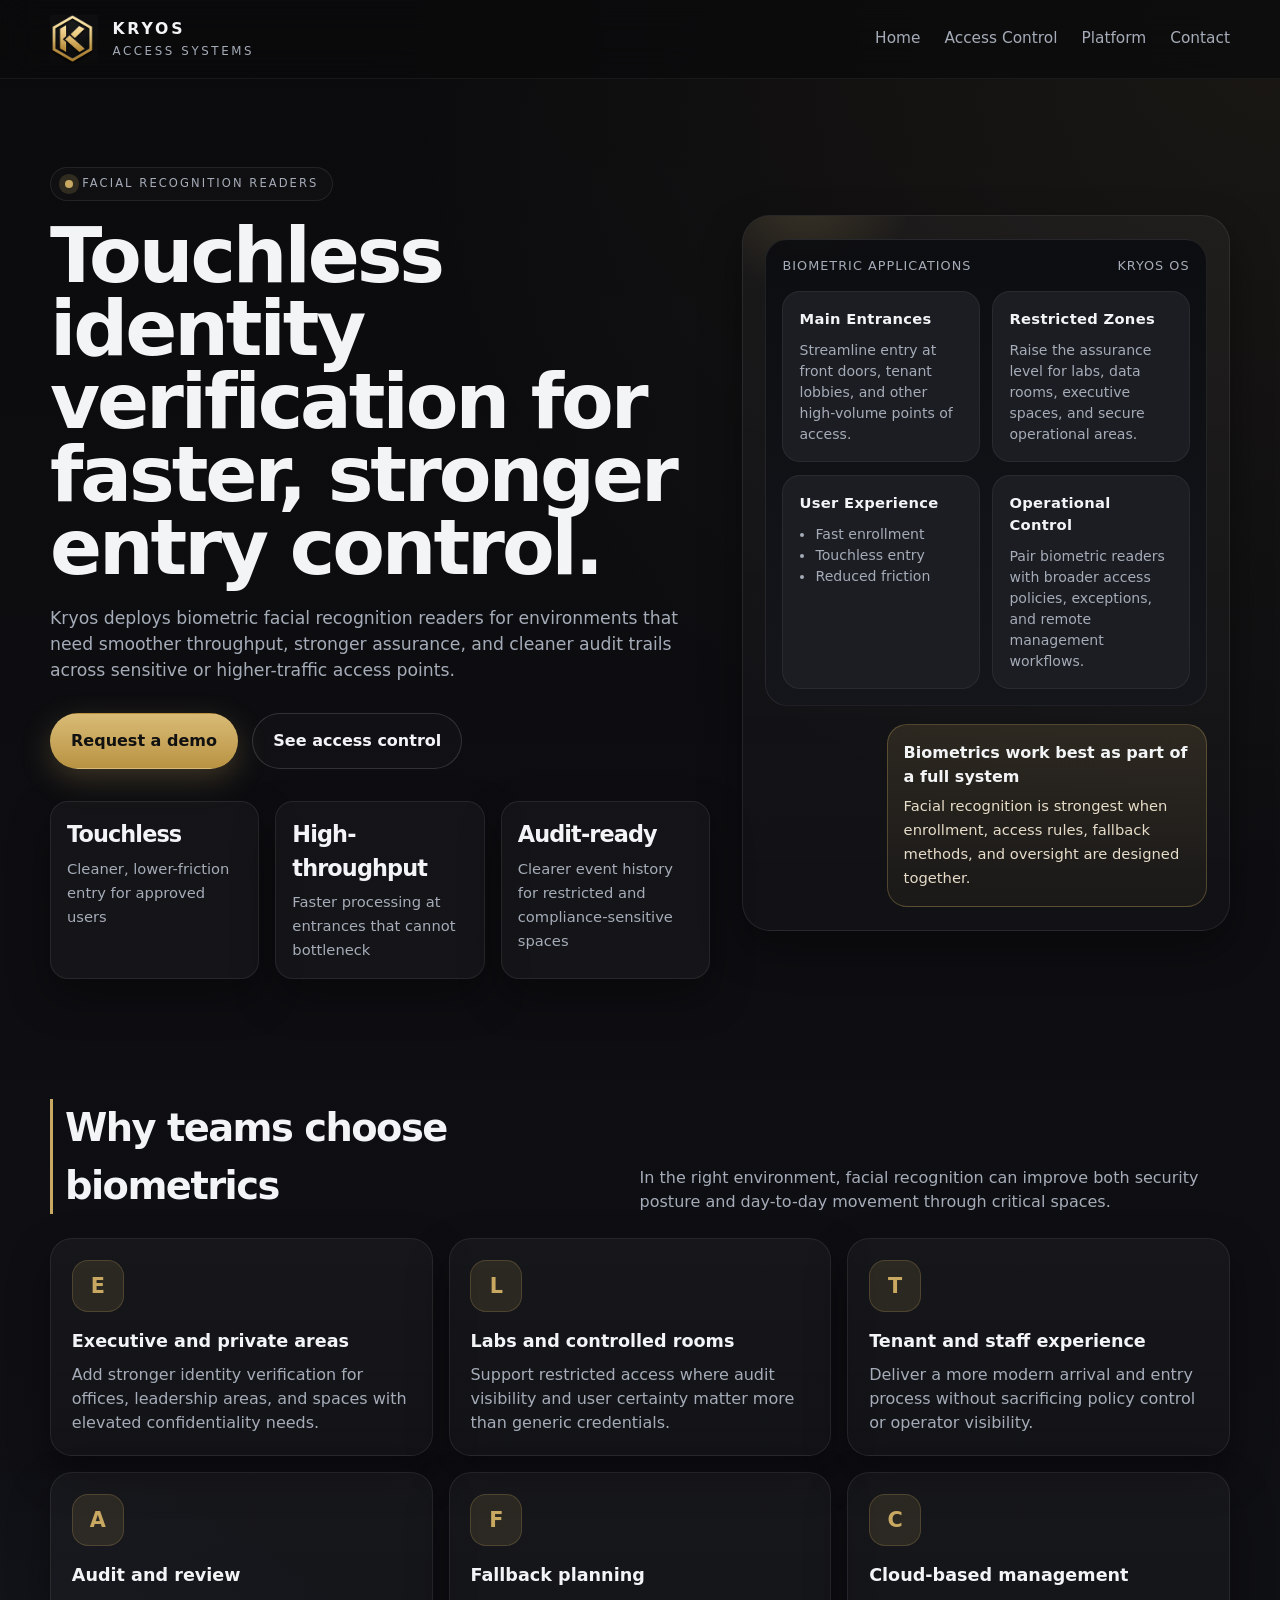
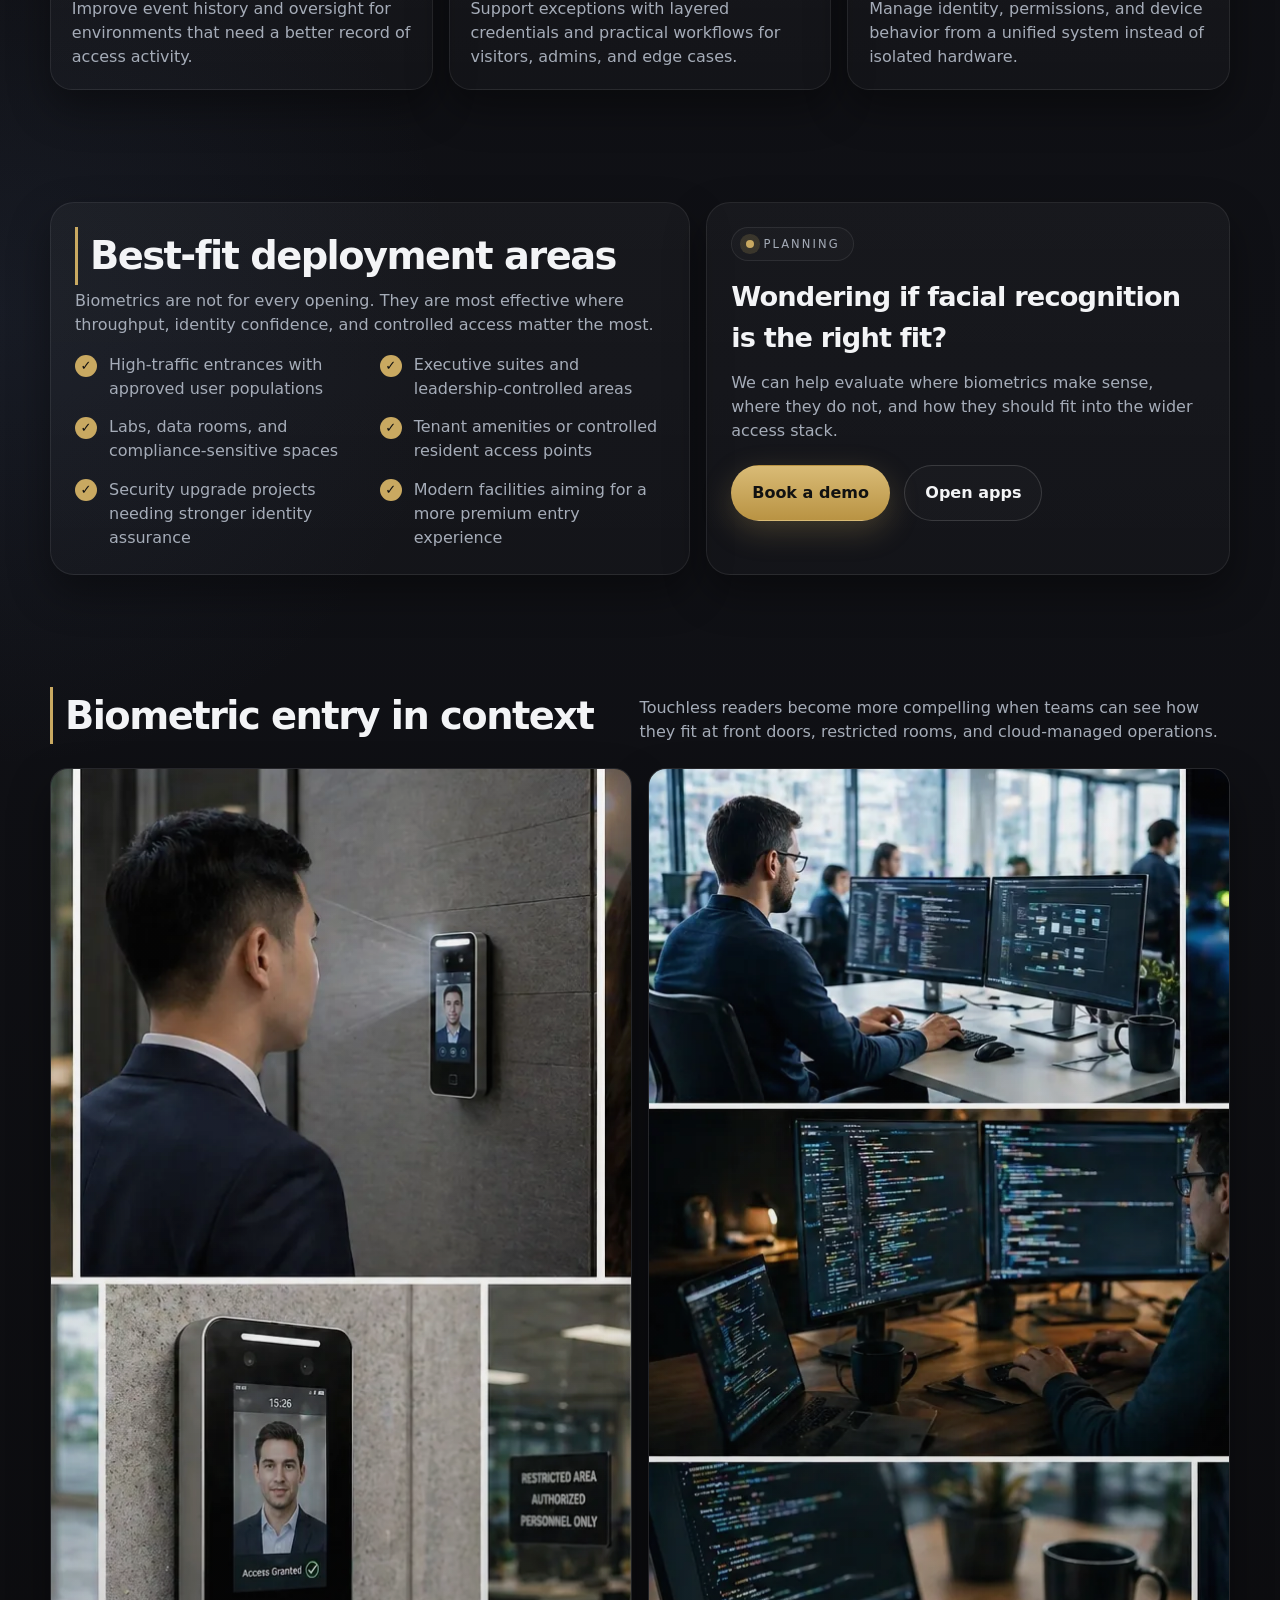
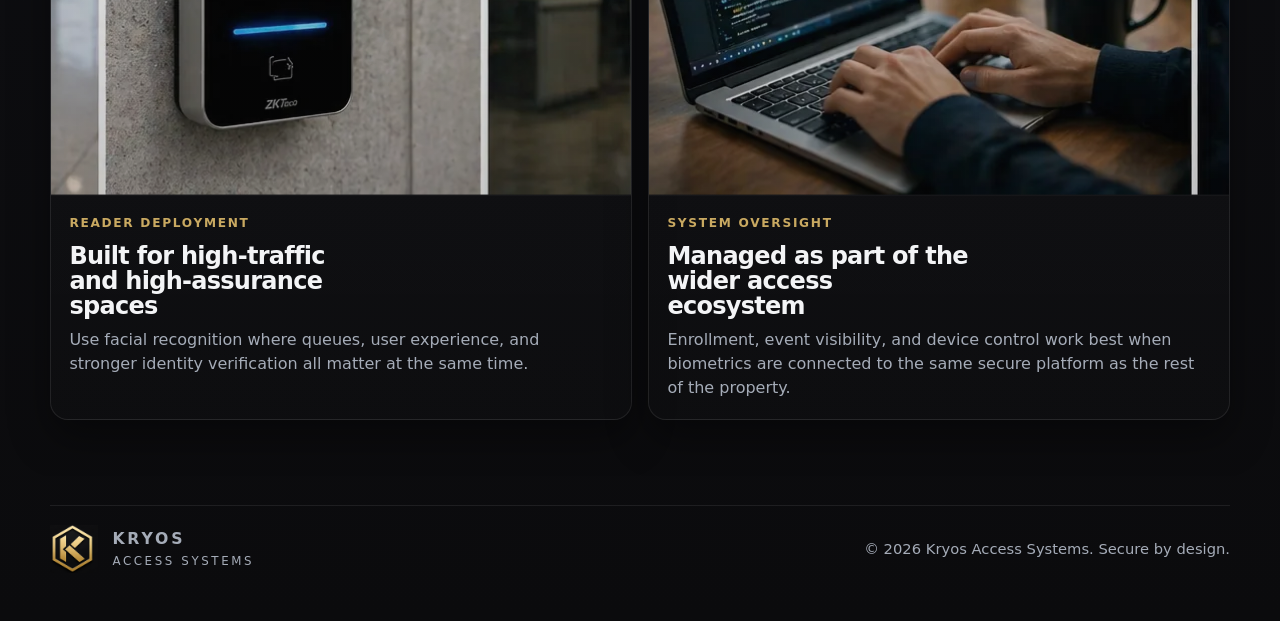
<file: facial-recognition.html>
<!DOCTYPE html>
<html lang="en">
<head>
  <meta charset="UTF-8" />
  <meta name="viewport" content="width=device-width, initial-scale=1.0" />
  <meta name="description" content="Kryos Access Systems deploys touchless facial recognition readers for high-throughput entrances, restricted zones, executive areas, and modern facilities that need faster, stronger identity verification." />
  <meta name="theme-color" content="#0d0d10" />
  <meta property="og:title" content="Facial Recognition Readers | Kryos Access Systems" />
  <meta property="og:description" content="Touchless biometric access solutions for high-security and high-throughput environments." />
  <meta property="og:type" content="website" />
  <meta property="og:url" content="https://kryossecuritygroup.com/facial-recognition" />
  <meta property="og:image" content="https://kryossecuritygroup.com/kryos-facial-readers.png" />
  <meta name="twitter:card" content="summary_large_image" />
  <meta name="twitter:title" content="Facial Recognition Readers | Kryos Access Systems" />
  <meta name="twitter:description" content="Touchless biometric access solutions for high-security and high-throughput environments." />
  <meta name="twitter:image" content="https://kryossecuritygroup.com/kryos-facial-readers.png" />
  <title>Facial Recognition Readers | Kryos Access Systems</title>
  <link rel="canonical" href="https://kryossecuritygroup.com/facial-recognition" />
  <link rel="icon" type="image/png" href="kryos-logo-mark.png" />
  <link rel="apple-touch-icon" href="kryos-logo-mark.png" />
  <link rel="stylesheet" href="styles.css?v=20260508" />
</head>
<body>
  <a class="skip-link" href="#main">Skip to content</a>

  <header>
    <div class="container nav">
      <a class="brand" href="/" aria-label="Kryos Access Systems home">
        <div class="brand-mark" aria-hidden="true">
          <img src="kryos-logo-mark.png" alt="" width="240" height="240" />
        </div>
        <div class="brand-copy">
          <strong>Kryos</strong>
          <span>Access Systems</span>
        </div>
      </a>

      <nav class="nav-links" aria-label="Primary navigation">
        <a href="/">Home</a>
        <a href="access-control.html">Access Control</a>
        <a href="/#platform">Platform</a>
        <a href="/#contact">Contact</a>
      </nav>
    </div>
  </header>

  <main id="main">
    <section class="hero">
      <div class="container hero-grid">
        <div>
          <div class="eyebrow">Facial Recognition Readers</div>
          <h1>Touchless identity verification for faster, stronger entry control.</h1>
          <p>
            Kryos deploys biometric facial recognition readers for environments that need smoother throughput, stronger assurance, and cleaner audit trails across sensitive or higher-traffic access points.
          </p>
          <div class="hero-actions">
            <a class="button" href="/#contact">Request a demo</a>
            <a class="button-secondary" href="access-control.html">See access control</a>
          </div>
          <div class="hero-stats" aria-label="Key facial recognition highlights">
            <div class="stat">
              <strong>Touchless</strong>
              <span>Cleaner, lower-friction entry for approved users</span>
            </div>
            <div class="stat">
              <strong>High-throughput</strong>
              <span>Faster processing at entrances that cannot bottleneck</span>
            </div>
            <div class="stat">
              <strong>Audit-ready</strong>
              <span>Clearer event history for restricted and compliance-sensitive spaces</span>
            </div>
          </div>
        </div>

        <aside class="hero-card" aria-label="Facial recognition use cases">
          <div class="system-window">
            <div class="topbar">
              <span>Biometric applications</span>
              <span>Kryos OS</span>
            </div>
            <div class="system-grid">
              <div class="panel">
                <h3>Main Entrances</h3>
                <p>Streamline entry at front doors, tenant lobbies, and other high-volume points of access.</p>
              </div>
              <div class="panel">
                <h3>Restricted Zones</h3>
                <p>Raise the assurance level for labs, data rooms, executive spaces, and secure operational areas.</p>
              </div>
              <div class="panel">
                <h3>User Experience</h3>
                <ul>
                  <li>Fast enrollment</li>
                  <li>Touchless entry</li>
                  <li>Reduced friction</li>
                </ul>
              </div>
              <div class="panel">
                <h3>Operational Control</h3>
                <p>Pair biometric readers with broader access policies, exceptions, and remote management workflows.</p>
              </div>
            </div>
          </div>

          <div class="hero-badge">
            <strong>Biometrics work best as part of a full system</strong>
            <span>Facial recognition is strongest when enrollment, access rules, fallback methods, and oversight are designed together.</span>
          </div>
        </aside>
      </div>
    </section>

    <section>
      <div class="container">
        <div class="section-heading">
          <div>
            <h2>Why teams choose biometrics</h2>
          </div>
          <p>
            In the right environment, facial recognition can improve both security posture and day-to-day movement through critical spaces.
          </p>
        </div>

        <div class="cards">
          <article class="card">
            <div class="icon" aria-hidden="true">E</div>
            <h3>Executive and private areas</h3>
            <p>Add stronger identity verification for offices, leadership areas, and spaces with elevated confidentiality needs.</p>
          </article>
          <article class="card">
            <div class="icon" aria-hidden="true">L</div>
            <h3>Labs and controlled rooms</h3>
            <p>Support restricted access where audit visibility and user certainty matter more than generic credentials.</p>
          </article>
          <article class="card">
            <div class="icon" aria-hidden="true">T</div>
            <h3>Tenant and staff experience</h3>
            <p>Deliver a more modern arrival and entry process without sacrificing policy control or operator visibility.</p>
          </article>
          <article class="card">
            <div class="icon" aria-hidden="true">A</div>
            <h3>Audit and review</h3>
            <p>Improve event history and oversight for environments that need a better record of access activity.</p>
          </article>
          <article class="card">
            <div class="icon" aria-hidden="true">F</div>
            <h3>Fallback planning</h3>
            <p>Support exceptions with layered credentials and practical workflows for visitors, admins, and edge cases.</p>
          </article>
          <article class="card">
            <div class="icon" aria-hidden="true">C</div>
            <h3>Cloud-based management</h3>
            <p>Manage identity, permissions, and device behavior from a unified system instead of isolated hardware.</p>
          </article>
        </div>
      </div>
    </section>

    <section>
      <div class="container feature-list">
        <div class="feature-block">
          <div class="section-heading" style="margin-bottom:0.25rem;">
            <div>
              <h2>Best-fit deployment areas</h2>
            </div>
          </div>
          <p style="color: var(--muted); margin-top: 0;">
            Biometrics are not for every opening. They are most effective where throughput, identity confidence, and controlled access matter the most.
          </p>
          <div class="check-grid">
            <div class="check">High-traffic entrances with approved user populations</div>
            <div class="check">Executive suites and leadership-controlled areas</div>
            <div class="check">Labs, data rooms, and compliance-sensitive spaces</div>
            <div class="check">Tenant amenities or controlled resident access points</div>
            <div class="check">Security upgrade projects needing stronger identity assurance</div>
            <div class="check">Modern facilities aiming for a more premium entry experience</div>
          </div>
        </div>

        <aside class="cta-panel">
          <div class="eyebrow" style="margin-bottom:1rem;">Planning</div>
          <h3 style="font-size:1.7rem; margin:0 0 0.75rem; letter-spacing:-0.03em;">Wondering if facial recognition is the right fit?</h3>
          <p style="margin:0; color: var(--muted);">
            We can help evaluate where biometrics make sense, where they do not, and how they should fit into the wider access stack.
          </p>
          <div class="hero-actions" style="margin-top:1.4rem;">
            <a class="button" href="/#contact">Book a demo</a>
            <a class="button-secondary" href="/#apps">Open apps</a>
          </div>
        </aside>
      </div>
    </section>

    <section>
      <div class="container">
        <div class="section-heading">
          <div>
            <h2>Biometric entry in context</h2>
          </div>
          <p>
            Touchless readers become more compelling when teams can see how they fit at front doors, restricted rooms, and cloud-managed operations.
          </p>
        </div>
        <div class="media-showcase">
          <article class="media-card">
            <picture>
              <source srcset="kryos-facial-readers.webp" type="image/webp" />
              <img src="kryos-facial-readers.png" width="1536" height="1024" alt="Facial recognition readers mounted at commercial office entrances and secure zones" loading="lazy" />
            </picture>
            <div class="media-copy">
              <span class="media-kicker">Reader Deployment</span>
              <h3>Built for high-traffic and high-assurance spaces</h3>
              <p>Use facial recognition where queues, user experience, and stronger identity verification all matter at the same time.</p>
            </div>
          </article>
          <article class="media-card">
            <picture>
              <source srcset="kryos-cloud-ops.webp" type="image/webp" />
              <img src="kryos-cloud-ops.png" width="1536" height="1024" alt="Cloud management dashboard for biometric access control oversight" loading="lazy" style="object-position: 0% 0%;" />
            </picture>
            <div class="media-copy">
              <span class="media-kicker">System Oversight</span>
              <h3>Managed as part of the wider access ecosystem</h3>
              <p>Enrollment, event visibility, and device control work best when biometrics are connected to the same secure platform as the rest of the property.</p>
            </div>
          </article>
        </div>
      </div>
    </section>
  </main>

  <footer>
    <div class="container footer-row">
      <div class="brand" aria-label="Kryos Access Systems footer brand">
        <div class="brand-mark" aria-hidden="true">
          <img src="kryos-logo-mark.png" alt="" width="240" height="240" />
        </div>
        <div class="brand-copy">
          <strong>Kryos</strong>
          <span>Access Systems</span>
        </div>
      </div>
      <div class="fine-print">© <span id="year"></span> Kryos Access Systems. Secure by design.</div>
    </div>
  </footer>

  <script src="script.js" defer></script>
</body>
</html>
</file>
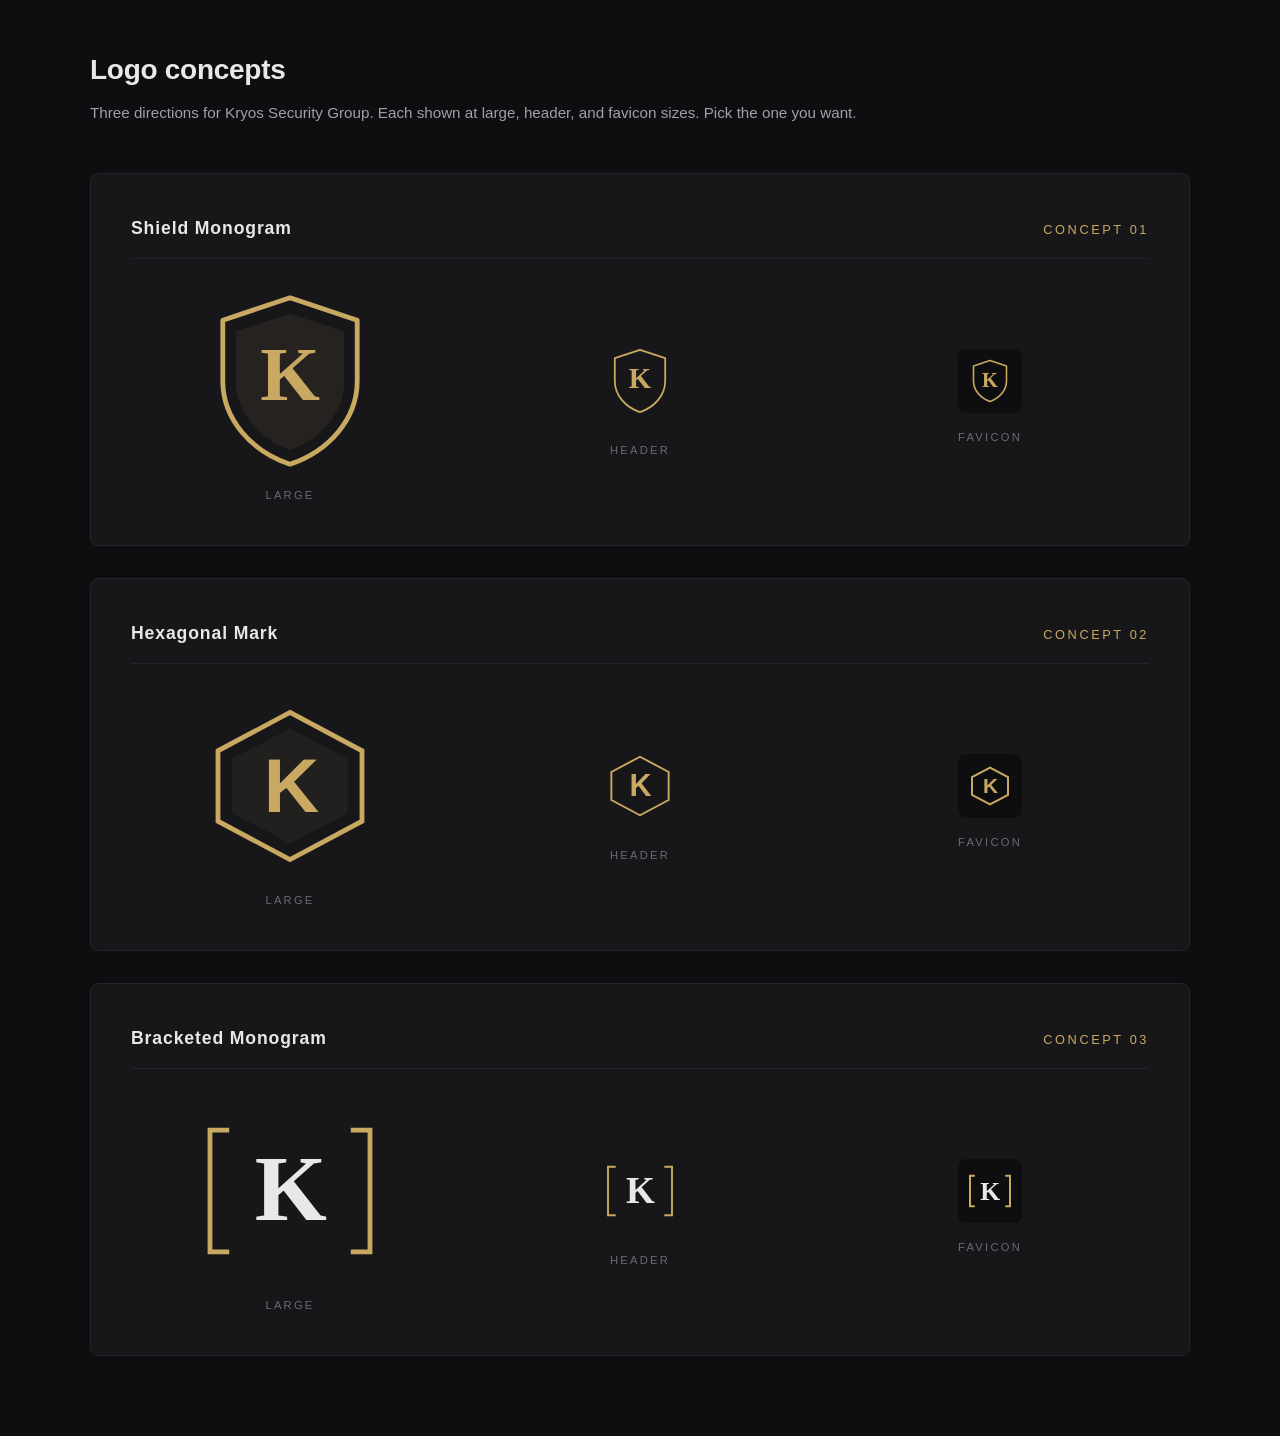
<file: logos.html>
<!DOCTYPE html>
<html lang="en">
<head>
  <meta charset="UTF-8">
  <meta name="viewport" content="width=device-width, initial-scale=1.0">
  <title>Logo Concepts | Kryos Security Group</title>
  <style>
    * { margin: 0; padding: 0; box-sizing: border-box; }
    body {
      font-family: -apple-system, BlinkMacSystemFont, "Segoe UI", Roboto, sans-serif;
      background: #0e0e10;
      color: #e8e8ea;
      line-height: 1.6;
      padding: 3rem 1.5rem;
    }
    .wrap { max-width: 1100px; margin: 0 auto; }
    h1 {
      font-size: 1.75rem;
      letter-spacing: -0.01em;
      margin-bottom: 0.5rem;
    }
    .intro {
      color: #a0a0a8;
      margin-bottom: 3rem;
      font-size: 0.95rem;
    }
    .concept {
      background: #17171a;
      border: 1px solid #24242a;
      border-radius: 8px;
      padding: 2.5rem;
      margin-bottom: 2rem;
    }
    .concept-header {
      display: flex;
      justify-content: space-between;
      align-items: baseline;
      margin-bottom: 2rem;
      padding-bottom: 1rem;
      border-bottom: 1px solid #24242a;
    }
    .concept-name {
      font-size: 1.1rem;
      font-weight: 600;
      letter-spacing: 0.05em;
    }
    .concept-num {
      color: #c9a961;
      font-size: 0.8rem;
      letter-spacing: 0.2em;
      text-transform: uppercase;
    }
    .sizes {
      display: grid;
      grid-template-columns: 1fr 1fr 1fr;
      gap: 2rem;
      align-items: center;
    }
    .size-block { text-align: center; }
    .size-label {
      font-size: 0.7rem;
      letter-spacing: 0.2em;
      text-transform: uppercase;
      color: #6a6a72;
      margin-top: 1rem;
    }
    .size-large { min-height: 180px; display: flex; align-items: center; justify-content: center; }
    .size-medium { min-height: 90px; display: flex; align-items: center; justify-content: center; }
    .size-small {
      min-height: 64px;
      display: flex;
      align-items: center;
      justify-content: center;
      background: #0e0e10;
      width: 64px;
      height: 64px;
      border-radius: 8px;
      margin: 0 auto;
    }
    @media (max-width: 700px) {
      .sizes { grid-template-columns: 1fr; }
    }
  </style>
</head>
<body>
  <div class="wrap">
    <h1>Logo concepts</h1>
    <p class="intro">Three directions for Kryos Security Group. Each shown at large, header, and favicon sizes. Pick the one you want.</p>

    <!-- CONCEPT 1: Shield Monogram -->
    <div class="concept">
      <div class="concept-header">
        <span class="concept-name">Shield Monogram</span>
        <span class="concept-num">Concept 01</span>
      </div>
      <div class="sizes">
        <div class="size-block">
          <div class="size-large">
            <svg width="160" height="180" viewBox="0 0 100 112" xmlns="http://www.w3.org/2000/svg">
              <path d="M50 4 L92 18 V56 C92 80 74 100 50 108 C26 100 8 80 8 56 V18 Z"
                    fill="none" stroke="#c9a961" stroke-width="3" stroke-linejoin="round"/>
              <path d="M50 14 L84 25 V55 C84 75 70 92 50 99 C30 92 16 75 16 55 V25 Z"
                    fill="#c9a961" opacity="0.08"/>
              <text x="50" y="68" text-anchor="middle" font-family="Georgia, serif" font-weight="700"
                    font-size="48" fill="#c9a961">K</text>
            </svg>
          </div>
          <div class="size-label">Large</div>
        </div>
        <div class="size-block">
          <div class="size-medium">
            <svg width="60" height="68" viewBox="0 0 100 112" xmlns="http://www.w3.org/2000/svg">
              <path d="M50 4 L92 18 V56 C92 80 74 100 50 108 C26 100 8 80 8 56 V18 Z"
                    fill="none" stroke="#c9a961" stroke-width="3" stroke-linejoin="round"/>
              <text x="50" y="68" text-anchor="middle" font-family="Georgia, serif" font-weight="700"
                    font-size="48" fill="#c9a961">K</text>
            </svg>
          </div>
          <div class="size-label">Header</div>
        </div>
        <div class="size-block">
          <div class="size-small">
            <svg width="40" height="44" viewBox="0 0 100 112" xmlns="http://www.w3.org/2000/svg">
              <path d="M50 4 L92 18 V56 C92 80 74 100 50 108 C26 100 8 80 8 56 V18 Z"
                    fill="none" stroke="#c9a961" stroke-width="4" stroke-linejoin="round"/>
              <text x="50" y="70" text-anchor="middle" font-family="Georgia, serif" font-weight="700"
                    font-size="52" fill="#c9a961">K</text>
            </svg>
          </div>
          <div class="size-label">Favicon</div>
        </div>
      </div>
    </div>

    <!-- CONCEPT 2: Hexagonal -->
    <div class="concept">
      <div class="concept-header">
        <span class="concept-name">Hexagonal Mark</span>
        <span class="concept-num">Concept 02</span>
      </div>
      <div class="sizes">
        <div class="size-block">
          <div class="size-large">
            <svg width="180" height="160" viewBox="0 0 110 100" xmlns="http://www.w3.org/2000/svg">
              <polygon points="55,4 100,28 100,72 55,96 10,72 10,28"
                       fill="none" stroke="#c9a961" stroke-width="3" stroke-linejoin="miter"/>
              <polygon points="55,14 91,33 91,67 55,86 19,67 19,33"
                       fill="#c9a961" opacity="0.06"/>
              <text x="55" y="66" text-anchor="middle" font-family="'Helvetica Neue', Arial, sans-serif"
                    font-weight="800" font-size="48" fill="#c9a961" letter-spacing="-2">K</text>
            </svg>
          </div>
          <div class="size-label">Large</div>
        </div>
        <div class="size-block">
          <div class="size-medium">
            <svg width="70" height="64" viewBox="0 0 110 100" xmlns="http://www.w3.org/2000/svg">
              <polygon points="55,4 100,28 100,72 55,96 10,72 10,28"
                       fill="none" stroke="#c9a961" stroke-width="3" stroke-linejoin="miter"/>
              <text x="55" y="66" text-anchor="middle" font-family="'Helvetica Neue', Arial, sans-serif"
                    font-weight="800" font-size="48" fill="#c9a961" letter-spacing="-2">K</text>
            </svg>
          </div>
          <div class="size-label">Header</div>
        </div>
        <div class="size-block">
          <div class="size-small">
            <svg width="44" height="40" viewBox="0 0 110 100" xmlns="http://www.w3.org/2000/svg">
              <polygon points="55,4 100,28 100,72 55,96 10,72 10,28"
                       fill="none" stroke="#c9a961" stroke-width="5" stroke-linejoin="miter"/>
              <text x="55" y="68" text-anchor="middle" font-family="'Helvetica Neue', Arial, sans-serif"
                    font-weight="800" font-size="52" fill="#c9a961" letter-spacing="-2">K</text>
            </svg>
          </div>
          <div class="size-label">Favicon</div>
        </div>
      </div>
    </div>

    <!-- CONCEPT 3: Bracketed K -->
    <div class="concept">
      <div class="concept-header">
        <span class="concept-name">Bracketed Monogram</span>
        <span class="concept-num">Concept 03</span>
      </div>
      <div class="sizes">
        <div class="size-block">
          <div class="size-large">
            <svg width="200" height="160" viewBox="0 0 120 100" xmlns="http://www.w3.org/2000/svg">
              <!-- Left bracket -->
              <path d="M22 12 L10 12 L10 88 L22 88" fill="none" stroke="#c9a961" stroke-width="3"/>
              <!-- Right bracket -->
              <path d="M98 12 L110 12 L110 88 L98 88" fill="none" stroke="#c9a961" stroke-width="3"/>
              <!-- K -->
              <text x="60" y="68" text-anchor="middle" font-family="Georgia, 'Times New Roman', serif"
                    font-weight="700" font-size="58" fill="#e8e8ea" letter-spacing="-1">K</text>
            </svg>
          </div>
          <div class="size-label">Large</div>
        </div>
        <div class="size-block">
          <div class="size-medium">
            <svg width="80" height="64" viewBox="0 0 120 100" xmlns="http://www.w3.org/2000/svg">
              <path d="M22 12 L10 12 L10 88 L22 88" fill="none" stroke="#c9a961" stroke-width="3"/>
              <path d="M98 12 L110 12 L110 88 L98 88" fill="none" stroke="#c9a961" stroke-width="3"/>
              <text x="60" y="68" text-anchor="middle" font-family="Georgia, 'Times New Roman', serif"
                    font-weight="700" font-size="58" fill="#e8e8ea" letter-spacing="-1">K</text>
            </svg>
          </div>
          <div class="size-label">Header</div>
        </div>
        <div class="size-block">
          <div class="size-small">
            <svg width="50" height="40" viewBox="0 0 120 100" xmlns="http://www.w3.org/2000/svg">
              <path d="M22 12 L10 12 L10 88 L22 88" fill="none" stroke="#c9a961" stroke-width="5"/>
              <path d="M98 12 L110 12 L110 88 L98 88" fill="none" stroke="#c9a961" stroke-width="5"/>
              <text x="60" y="72" text-anchor="middle" font-family="Georgia, 'Times New Roman', serif"
                    font-weight="700" font-size="64" fill="#e8e8ea" letter-spacing="-1">K</text>
            </svg>
          </div>
          <div class="size-label">Favicon</div>
        </div>
      </div>
    </div>

  </div>
</body>
</html>
</file>
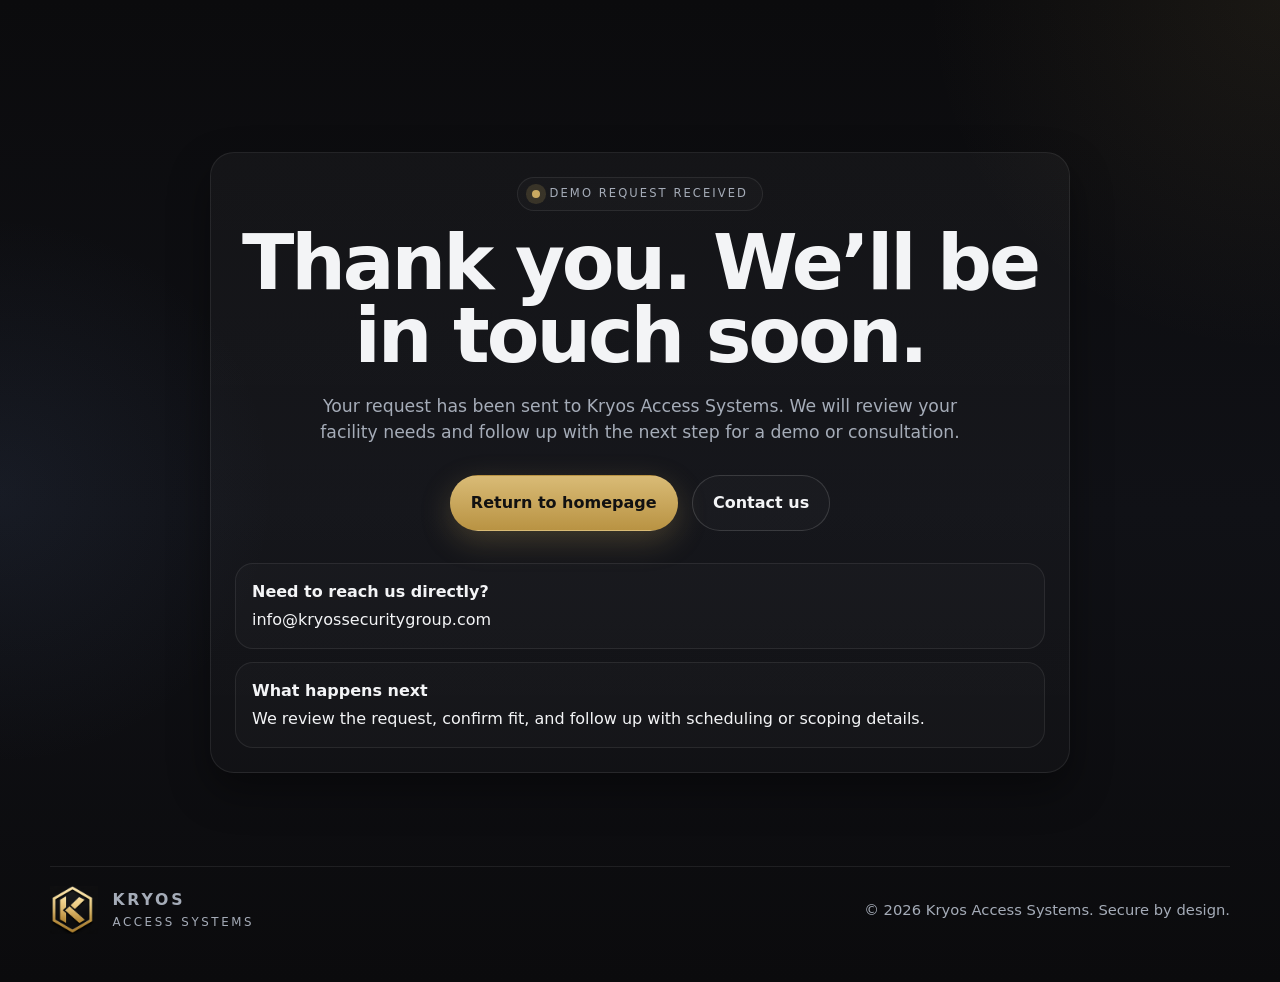
<file: thank-you.html>
<!DOCTYPE html>
<html lang="en">
<head>
  <meta charset="UTF-8" />
  <meta name="viewport" content="width=device-width, initial-scale=1.0" />
  <meta name="description" content="Thank you for contacting Kryos Access Systems. Your demo request has been received." />
  <meta name="theme-color" content="#0d0d10" />
  <meta name="robots" content="noindex" />
  <title>Thank You | Kryos Access Systems</title>
  <link rel="icon" type="image/png" href="kryos-logo-mark.png" />
  <link rel="apple-touch-icon" href="kryos-logo-mark.png" />
  <link rel="stylesheet" href="styles.css?v=20260508" />
</head>
<body>
  <main id="main">
    <section class="hero" id="top">
      <div class="container" style="max-width: 860px;">
        <div class="feature-block" style="margin-top: 4rem; text-align: center;">
          <div class="eyebrow" style="margin-bottom:1rem;">Demo request received</div>
          <h1 style="max-width:none;">Thank you. We’ll be in touch soon.</h1>
          <p style="margin-left:auto; margin-right:auto;">
            Your request has been sent to Kryos Access Systems. We will review your facility needs and follow up with the next step for a demo or consultation.
          </p>
          <div class="hero-actions" style="justify-content:center;">
            <a class="button" href="/">Return to homepage</a>
            <a class="button-secondary" href="/#contact">Contact us</a>
          </div>
          <div class="contact-list" style="margin-top: 2rem; text-align: left;">
            <div class="contact-item">
              <strong>Need to reach us directly?</strong>
              <span>info@kryossecuritygroup.com</span>
            </div>
            <div class="contact-item">
              <strong>What happens next</strong>
              <span>We review the request, confirm fit, and follow up with scheduling or scoping details.</span>
            </div>
          </div>
        </div>
      </div>
    </section>
  </main>

  <footer>
    <div class="container footer-row">
      <div class="brand" aria-label="Kryos Access Systems footer brand">
        <div class="brand-mark" aria-hidden="true">
          <img src="kryos-logo-mark.png" alt="" width="240" height="240" />
        </div>
        <div class="brand-copy">
          <strong>Kryos</strong>
          <span>Access Systems</span>
        </div>
      </div>
      <div class="fine-print">© <span id="year"></span> Kryos Access Systems. Secure by design.</div>
    </div>
  </footer>

  <script src="script.js" defer></script>
</body>
</html>
</file>
<file: styles.css>
:root {
      --bg: #0d0d10;
      --panel: #15161a;
      --panel-2: #1b1d22;
      --text: #f3f4f6;
      --muted: #a5acb8;
      --line: rgba(255,255,255,0.08);
      --gold: #c9a961;
      --gold-soft: rgba(201,169,97,0.18);
      --shadow: 0 18px 40px rgba(0,0,0,0.38);
      --radius: 22px;
      --max: 1180px;
    }

    * { box-sizing: border-box; }
    html { scroll-behavior: smooth; }
    section,
    #top,
    #platform,
    #apps,
    #process,
    #contact {
      scroll-margin-top: 110px;
    }
    body {
      margin: 0;
      font-family: Inter, ui-sans-serif, system-ui, -apple-system, BlinkMacSystemFont, "Segoe UI", sans-serif;
      color: var(--text);
      background:
        radial-gradient(circle at top right, rgba(201,169,97,0.08), transparent 22%),
        radial-gradient(circle at left center, rgba(92, 119, 168, 0.10), transparent 20%),
        linear-gradient(180deg, #0b0b0d 0%, #101116 52%, #0b0b0d 100%);
      line-height: 1.5;
    }

    a { color: inherit; text-decoration: none; }
    img,
    picture {
      max-width: 100%;
      display: block;
    }

    picture { width: 100%; }

    .container {
      width: min(calc(100% - 2rem), var(--max));
      margin: 0 auto;
    }

    .skip-link {
      position: absolute;
      left: -999px;
      top: 1rem;
      background: #fff;
      color: #000;
      padding: 0.75rem 1rem;
      border-radius: 999px;
      z-index: 1000;
    }

    .skip-link:focus { left: 1rem; }

    header {
      position: sticky;
      top: 0;
      z-index: 50;
      backdrop-filter: blur(18px);
      background: rgba(10,10,12,0.72);
      border-bottom: 1px solid rgba(255,255,255,0.06);
    }

    .nav {
      display: flex;
      align-items: center;
      justify-content: space-between;
      min-height: 78px;
      gap: 1rem;
    }

    .brand {
      display: flex;
      align-items: center;
      gap: 0.9rem;
      min-width: 0;
    }

    .brand-mark {
      width: 48px;
      height: 48px;
      display: grid;
      place-items: center;
      flex-shrink: 0;
    }

    .brand-mark img {
      width: 100%;
      height: 100%;
      object-fit: contain;
    }

    .brand-copy {
      min-width: 0;
    }

    .brand-copy strong {
      display: block;
      font-size: 0.98rem;
      letter-spacing: 0.18em;
      text-transform: uppercase;
    }

    .brand-copy span {
      display: block;
      font-size: 0.74rem;
      color: var(--muted);
      letter-spacing: 0.22em;
      text-transform: uppercase;
      margin-top: 0.12rem;
    }

    .nav-links {
      display: flex;
      align-items: center;
      gap: 1.5rem;
      color: var(--muted);
      font-size: 0.96rem;
    }

    .nav-links a:hover,
    .nav-links a:focus-visible { color: var(--text); }

    .button,
    .button-secondary {
      display: inline-flex;
      align-items: center;
      justify-content: center;
      gap: 0.5rem;
      min-height: 48px;
      padding: 0.95rem 1.25rem;
      border-radius: 999px;
      border: 1px solid transparent;
      font-weight: 600;
      transition: transform 0.2s ease, border-color 0.2s ease, background 0.2s ease;
    }

    .button {
      background: linear-gradient(180deg, #d9bb76 0%, #b99343 100%);
      color: #111;
      box-shadow: 0 10px 30px rgba(201,169,97,0.25);
    }

    .button:hover,
    .button:focus-visible,
    .button-secondary:hover,
    .button-secondary:focus-visible {
      transform: translateY(-1px);
    }

    .button-secondary {
      border-color: rgba(255,255,255,0.14);
      background: rgba(255,255,255,0.02);
      color: var(--text);
    }

    main { overflow: clip; }

    .hero {
      padding: 5.5rem 0 4rem;
      position: relative;
    }

    .hero-grid {
      display: grid;
      grid-template-columns: 1.15fr 0.85fr;
      gap: 2rem;
      align-items: center;
    }

    .eyebrow {
      display: inline-flex;
      align-items: center;
      gap: 0.6rem;
      padding: 0.45rem 0.85rem;
      border-radius: 999px;
      border: 1px solid var(--line);
      background: rgba(255,255,255,0.02);
      color: var(--muted);
      text-transform: uppercase;
      letter-spacing: 0.18em;
      font-size: 0.72rem;
      margin-bottom: 1.2rem;
    }

    .eyebrow::before {
      content: "";
      width: 8px;
      height: 8px;
      border-radius: 999px;
      background: var(--gold);
      box-shadow: 0 0 0 6px var(--gold-soft);
    }

    h1 {
      margin: 0;
      font-size: clamp(2.6rem, 6vw, 5.3rem);
      line-height: 0.95;
      letter-spacing: -0.04em;
      max-width: 12ch;
    }

    .hero p {
      color: var(--muted);
      font-size: 1.08rem;
      max-width: 62ch;
      margin: 1.35rem 0 0;
    }

    .hero-actions {
      display: flex;
      gap: 0.9rem;
      flex-wrap: wrap;
      margin-top: 1.8rem;
    }

    .hero-stats {
      display: grid;
      grid-template-columns: repeat(3, minmax(0,1fr));
      gap: 1rem;
      margin-top: 2rem;
    }

    .stat {
      padding: 1rem;
      border-radius: 18px;
      background: rgba(255,255,255,0.03);
      border: 1px solid var(--line);
      box-shadow: var(--shadow);
    }

    .stat strong {
      display: block;
      font-size: 1.4rem;
      letter-spacing: -0.04em;
      margin-bottom: 0.3rem;
    }

    .stat span {
      color: var(--muted);
      font-size: 0.92rem;
    }

    .hero-card {
      position: relative;
      display: flex;
      flex-direction: column;
      gap: 1.1rem;
      padding: 1.4rem;
      border-radius: 28px;
      background: linear-gradient(180deg, rgba(255,255,255,0.04), rgba(255,255,255,0.02));
      border: 1px solid rgba(255,255,255,0.08);
      box-shadow: var(--shadow);
      overflow: hidden;
    }

    .hero-card::before {
      content: "";
      position: absolute;
      inset: -20% auto auto -10%;
      width: 220px;
      height: 220px;
      background: radial-gradient(circle, rgba(201,169,97,0.20), transparent 70%);
      pointer-events: none;
    }

    .system-window {
      position: relative;
      inset: auto;
      z-index: 1;
      padding: 1rem;
      border-radius: 22px;
      background: linear-gradient(180deg, rgba(12,13,16,0.95), rgba(20,22,28,0.94));
      border: 1px solid rgba(255,255,255,0.08);
    }

    .system-window .topbar {
      display: flex;
      justify-content: space-between;
      align-items: center;
      color: var(--muted);
      font-size: 0.8rem;
      letter-spacing: 0.08em;
      text-transform: uppercase;
      margin-bottom: 1rem;
    }

    .system-grid {
      display: grid;
      grid-template-columns: repeat(2, minmax(0, 1fr));
      gap: 0.8rem;
    }

    .panel {
      padding: 1rem;
      min-height: 118px;
      border-radius: 18px;
      background: var(--panel-2);
      border: 1px solid rgba(255,255,255,0.06);
    }

    .panel h3 {
      margin: 0 0 0.6rem;
      font-size: 0.92rem;
      letter-spacing: 0.02em;
    }

    .panel p,
    .panel li {
      color: var(--muted);
      font-size: 0.88rem;
      margin: 0;
    }

    .panel ul {
      margin: 0;
      padding-left: 1rem;
    }

    .hero-badge {
      position: relative;
      z-index: 1;
      align-self: flex-end;
      width: min(100%, 320px);
      padding: 1rem;
      border-radius: 20px;
      background: linear-gradient(180deg, rgba(201,169,97,0.14), rgba(201,169,97,0.05));
      border: 1px solid rgba(201,169,97,0.3);
    }

    .hero-badge strong {
      display: block;
      font-size: 1rem;
      margin-bottom: 0.35rem;
    }

    .hero-badge span { color: #e6dcc8; font-size: 0.92rem; }

    section {
      padding: 3.5rem 0;
    }

    .section-heading {
      display: flex;
      justify-content: space-between;
      align-items: end;
      gap: 1rem;
      margin-bottom: 1.5rem;
    }

    .section-heading h2 {
      margin: 0;
      font-size: clamp(1.8rem, 3vw, 3rem);
      letter-spacing: -0.04em;
      border-left: 3px solid var(--gold);
      padding-left: 0.75rem;
    }

    .section-heading p {
      margin: 0;
      color: var(--muted);
      max-width: 58ch;
    }

    .compact-heading {
      margin-bottom: 1.15rem;
    }

    #visuals,
    #biometrics {
      position: relative;
    }

    #visuals::before,
    #biometrics::before {
      content: "";
      position: absolute;
      inset: 2rem 0 auto;
      height: 260px;
      background: radial-gradient(circle at center, rgba(201,169,97,0.08), transparent 68%);
      pointer-events: none;
    }

    .cards {
      display: grid;
      grid-template-columns: repeat(3, minmax(0,1fr));
      gap: 1rem;
    }

    .card {
      padding: 1.3rem;
      border-radius: 22px;
      background: linear-gradient(180deg, rgba(255,255,255,0.035), rgba(255,255,255,0.02));
      border: 1px solid var(--line);
      box-shadow: var(--shadow);
    }

    .icon {
      width: 52px;
      height: 52px;
      display: grid;
      place-items: center;
      border-radius: 16px;
      margin-bottom: 1rem;
      background: rgba(201,169,97,0.12);
      color: var(--gold);
      border: 1px solid rgba(201,169,97,0.22);
      font-size: 1.3rem;
      font-weight: 700;
    }

    .icon svg {
      width: 24px;
      height: 24px;
      display: block;
    }

    .card h3 {
      margin: 0 0 0.5rem;
      font-size: 1.1rem;
    }

    .card p {
      margin: 0;
      color: var(--muted);
    }

    .feature-list {
      display: grid;
      grid-template-columns: 1.1fr 0.9fr;
      gap: 1rem;
      align-items: stretch;
    }

    .feature-block,
    .cta-panel {
      border-radius: 24px;
      padding: 1.5rem;
      background: linear-gradient(180deg, rgba(255,255,255,0.035), rgba(255,255,255,0.02));
      border: 1px solid var(--line);
      box-shadow: var(--shadow);
    }

    .check-grid {
      display: grid;
      grid-template-columns: repeat(2, minmax(0,1fr));
      gap: 0.9rem 1.2rem;
      margin-top: 1rem;
    }

    .check {
      display: flex;
      gap: 0.75rem;
      align-items: flex-start;
      color: var(--muted);
    }

    .check::before {
      content: "✓";
      color: #111;
      background: var(--gold);
      width: 22px;
      height: 22px;
      border-radius: 999px;
      display: inline-grid;
      place-items: center;
      font-size: 0.82rem;
      flex-shrink: 0;
      margin-top: 0.1rem;
    }

    .industries {
      display: grid;
      grid-template-columns: repeat(auto-fit, minmax(150px, 1fr));
      gap: 1rem;
    }

    .apps {
      display: grid;
      grid-template-columns: repeat(4, minmax(0,1fr));
      gap: 1rem;
    }

    .app-card {
      display: flex;
      flex-direction: column;
      overflow: hidden;
      padding: 0;
      border-radius: 22px;
      background: linear-gradient(180deg, rgba(255,255,255,0.035), rgba(255,255,255,0.02));
      border: 1px solid var(--line);
      box-shadow: var(--shadow);
      transition: transform 0.2s ease, border-color 0.2s ease;
    }

    .app-card:hover,
    .app-card:focus-visible {
      transform: translateY(-2px);
      border-color: rgba(201,169,97,0.45);
    }

    .app-thumb {
      aspect-ratio: 4 / 3;
      background:
        radial-gradient(circle at center, rgba(201,169,97,0.08), transparent 58%),
        #0f1014;
      overflow: hidden;
      border-bottom: 1px solid var(--line);
      padding: 0.75rem;
    }

    .app-thumb img {
      width: 100%;
      height: 100%;
      object-fit: contain;
      object-position: center;
      border-radius: 14px;
      filter: saturate(0.86) contrast(0.96);
    }

    .app-body {
      padding: 1.1rem 1.2rem 1.25rem;
      display: flex;
      flex-direction: column;
      gap: 0.45rem;
      flex: 1;
    }

    .app-body h3 {
      margin: 0;
      font-size: 1.05rem;
    }

    .app-body p {
      margin: 0;
      color: var(--muted);
      font-size: 0.92rem;
    }

    .app-open {
      margin-top: auto;
      padding-top: 0.6rem;
      color: var(--gold);
      font-size: 0.88rem;
      letter-spacing: 0.08em;
      text-transform: uppercase;
    }

    .media-showcase {
      display: grid;
      grid-template-columns: repeat(2, minmax(0, 1fr));
      gap: 1rem;
      align-items: stretch;
    }

    .media-showcase-wide {
      grid-template-columns: 1.2fr 0.8fr;
    }

    .media-curated {
      display: grid;
      grid-template-columns: repeat(auto-fit, minmax(260px, 1fr));
      gap: 1rem;
      align-items: stretch;
    }

    .media-curated > * { min-width: 0; }

    .media-card {
      position: relative;
      overflow: hidden;
      border-radius: 18px;
      background: linear-gradient(180deg, rgba(255,255,255,0.04), rgba(255,255,255,0.02));
      border: 1px solid var(--line);
      box-shadow: var(--shadow);
      transition: transform 0.28s ease, border-color 0.28s ease, box-shadow 0.28s ease;
    }

    .media-card::before {
      content: "";
      position: absolute;
      inset: 0;
      background: linear-gradient(180deg, rgba(7,8,10,0.02) 0%, rgba(7,8,10,0.06) 48%, rgba(7,8,10,0.28) 100%);
      pointer-events: none;
      z-index: 1;
    }

    .media-card:hover,
    .media-card:focus-within {
      transform: translateY(-4px);
      border-color: rgba(201,169,97,0.34);
      box-shadow: 0 22px 48px rgba(0,0,0,0.42);
    }

    .media-card img {
      width: 100%;
      aspect-ratio: 16 / 10;
      object-fit: cover;
      object-position: center;
      border-bottom: 1px solid var(--line);
      transform: scale(1.005);
      transition: transform 0.45s ease;
      filter: saturate(0.92) contrast(0.98);
    }

    .media-card-featured img,
    .media-card-quiet img {
      aspect-ratio: 16 / 9;
    }

    .media-card-large img {
      aspect-ratio: 16 / 9;
    }

    .media-card:hover img,
    .media-card:focus-within img {
      transform: scale(1.025);
    }

    .media-copy {
      position: relative;
      z-index: 2;
      padding: 1.05rem 1.15rem 1.2rem;
    }

    .media-card-featured .media-copy,
    .media-card-quiet .media-copy {
      padding: 1rem 1.1rem 1.15rem;
    }

    .media-kicker {
      display: inline-block;
      margin-bottom: 0.7rem;
      color: var(--gold);
      font-size: 0.76rem;
      letter-spacing: 0.14em;
      text-transform: uppercase;
      font-weight: 700;
    }

    .media-copy h3 {
      margin: 0 0 0.55rem;
      font-size: clamp(1.18rem, 2vw, 1.5rem);
      letter-spacing: -0.03em;
      line-height: 1.05;
      max-width: 18ch;
    }

    .media-copy p {
      margin: 0;
      color: var(--muted);
      max-width: 52ch;
    }

    .media-card-large .media-copy {
      padding-bottom: 1.55rem;
    }

    .media-card-large .media-copy h3 {
      font-size: clamp(1.35rem, 2.4vw, 1.85rem);
      max-width: 16ch;
    }

    .industry {
      text-align: center;
      padding: 1.15rem 0.9rem;
      border-radius: 18px;
      background: rgba(255,255,255,0.025);
      border: 1px solid var(--line);
      color: var(--muted);
      font-weight: 600;
    }

    .process {
      display: grid;
      grid-template-columns: repeat(4, minmax(0,1fr));
      gap: 1rem;
    }

    .step-number {
      display: inline-flex;
      width: 34px;
      height: 34px;
      border-radius: 999px;
      align-items: center;
      justify-content: center;
      background: var(--gold-soft);
      color: var(--gold);
      border: 1px solid rgba(201,169,97,0.25);
      font-weight: 700;
      margin-bottom: 0.9rem;
    }

    .faq-grid {
      display: grid;
      grid-template-columns: 1fr;
      gap: 0.6rem;
      max-width: 820px;
    }

    .faq-card {
      border-radius: 22px;
      border: 1px solid var(--line);
      background:
        linear-gradient(180deg, rgba(255,255,255,0.04), rgba(255,255,255,0.015)),
        rgba(12,12,15,0.72);
      box-shadow: 0 18px 36px rgba(0,0,0,0.18);
      overflow: hidden;
    }

    .faq-toggle {
      width: 100%;
      display: flex;
      justify-content: space-between;
      align-items: center;
      gap: 1rem;
      padding: 1.25rem 1.4rem;
      background: none;
      border: none;
      color: var(--text);
      font: inherit;
      font-size: 1.05rem;
      font-weight: 600;
      letter-spacing: -0.02em;
      cursor: pointer;
      text-align: left;
    }

    .faq-toggle:hover { color: var(--gold); }

    .faq-chevron {
      flex-shrink: 0;
      color: var(--muted);
      transition: transform 0.25s ease, color 0.2s ease;
    }

    .faq-card.is-open .faq-toggle { color: var(--gold); }
    .faq-card.is-open .faq-chevron { transform: rotate(180deg); color: var(--gold); }

    .faq-body {
      display: grid;
      grid-template-rows: 0fr;
      transition: grid-template-rows 0.28s ease;
    }

    .faq-card.is-open .faq-body { grid-template-rows: 1fr; }

    .faq-body-inner { overflow: hidden; }

    .faq-body-inner p {
      margin: 0;
      padding: 0 1.4rem 1.4rem;
      color: var(--muted);
    }

    .contact-grid {
      display: grid;
      grid-template-columns: 1fr 1fr;
      gap: 1rem;
      align-items: stretch;
    }

    .contact-list {
      display: grid;
      gap: 0.8rem;
      margin-top: 1rem;
    }

    .contact-item {
      padding: 1rem;
      border-radius: 18px;
      border: 1px solid var(--line);
      background: rgba(255,255,255,0.02);
    }

    .contact-item strong {
      display: block;
      margin-bottom: 0.25rem;
    }

    form {
      display: grid;
      gap: 0.9rem;
      margin-top: 1rem;
    }

    label {
      display: grid;
      gap: 0.45rem;
      color: var(--muted);
      font-size: 0.92rem;
    }

    input,
    textarea,
    select {
      width: 100%;
      border: 1px solid rgba(255,255,255,0.1);
      background: rgba(12,12,15,0.8);
      color: var(--text);
      padding: 0.95rem 1rem;
      border-radius: 14px;
      font: inherit;
    }

    textarea { min-height: 130px; resize: vertical; }

    input:focus-visible,
    textarea:focus-visible,
    select:focus-visible,
    a:focus-visible,
    button:focus-visible {
      outline: 2px solid var(--gold);
      outline-offset: 2px;
    }

    footer {
      padding: 1.8rem 0 3rem;
      color: var(--muted);
    }

    .footer-row {
      display: flex;
      justify-content: space-between;
      gap: 1rem;
      align-items: center;
      border-top: 1px solid var(--line);
      padding-top: 1.2rem;
      flex-wrap: wrap;
    }

    .fine-print {
      font-size: 0.92rem;
      color: var(--muted);
    }

    /* ── Trust bar ── */
    .trust-bar {
      border-top: 1px solid var(--line);
      border-bottom: 1px solid var(--line);
      padding: 1.2rem 0;
      background: rgba(255,255,255,0.015);
    }

    .trust-bar-inner {
      display: flex;
      align-items: center;
      gap: 2rem;
      flex-wrap: wrap;
    }

    .trust-label {
      color: var(--muted);
      font-size: 0.78rem;
      letter-spacing: 0.16em;
      text-transform: uppercase;
      white-space: nowrap;
      flex-shrink: 0;
    }

    .trust-tags {
      display: flex;
      gap: 0.55rem;
      flex-wrap: wrap;
    }

    .trust-tags span {
      padding: 0.3rem 0.85rem;
      border-radius: 999px;
      border: 1px solid var(--line);
      color: var(--text);
      font-size: 0.84rem;
      background: rgba(255,255,255,0.025);
    }

    /* ── Media grid 4 (image quadrant splits) ── */
    .media-grid-4 {
      display: grid;
      grid-template-columns: repeat(2, minmax(0,1fr));
      gap: 1rem;
    }

    .media-grid-4 .media-card img {
      aspect-ratio: 4 / 3;
    }

    @media (max-width: 1024px) {
      .hero-grid,
      .feature-list,
      .contact-grid,
      .cards,
      .process,
      .industries,
      .apps,
      .media-showcase,
      .media-showcase-wide,
      .media-curated {
        grid-template-columns: 1fr 1fr;
      }

      .faq-grid {
        max-width: 100%;
      }

      .hero-card {
        gap: 1rem;
      }
    }

    @media (max-width: 760px) {
      section,
      #top,
      #platform,
      #apps,
      #process,
      #contact {
        scroll-margin-top: 178px;
      }

      .nav {
        flex-wrap: wrap;
        padding: 0.8rem 0;
      }

      .nav-links {
        width: 100%;
        flex-wrap: wrap;
        gap: 0.7rem 0.4rem;
        justify-content: center;
        font-size: 0.9rem;
      }

      .nav-links a {
        flex: 0 1 calc(33.333% - 0.3rem);
        text-align: center;
      }

      .hero {
        padding-top: 3.5rem;
      }

      .media-card,
      .media-card:hover,
      .media-card:focus-within {
        transform: none;
      }

      .media-card img,
      .media-card:hover img,
      .media-card:focus-within img {
        transform: none;
      }

      .media-copy {
        padding: 1rem 1rem 1.15rem;
      }

      .media-copy h3 {
        max-width: none;
      }

      .hero-grid,
      .hero-stats,
      .cards,
      .feature-list,
      .process,
      .faq-grid,
      .contact-grid,
      .industries,
      .apps,
      .check-grid,
      .media-showcase,
      .media-showcase-wide,
      .media-curated,
      .media-grid-4 {
        grid-template-columns: 1fr;
      }

      .media-curated {
        grid-template-columns: 1fr;
      }

      .section-heading {
        align-items: start;
        flex-direction: column;
      }

      .system-grid {
        grid-template-columns: 1fr;
      }

      .hero-card {
        min-height: auto;
      }

      .hero-badge {
        align-self: stretch;
        width: auto;
      }
    }
</file>
